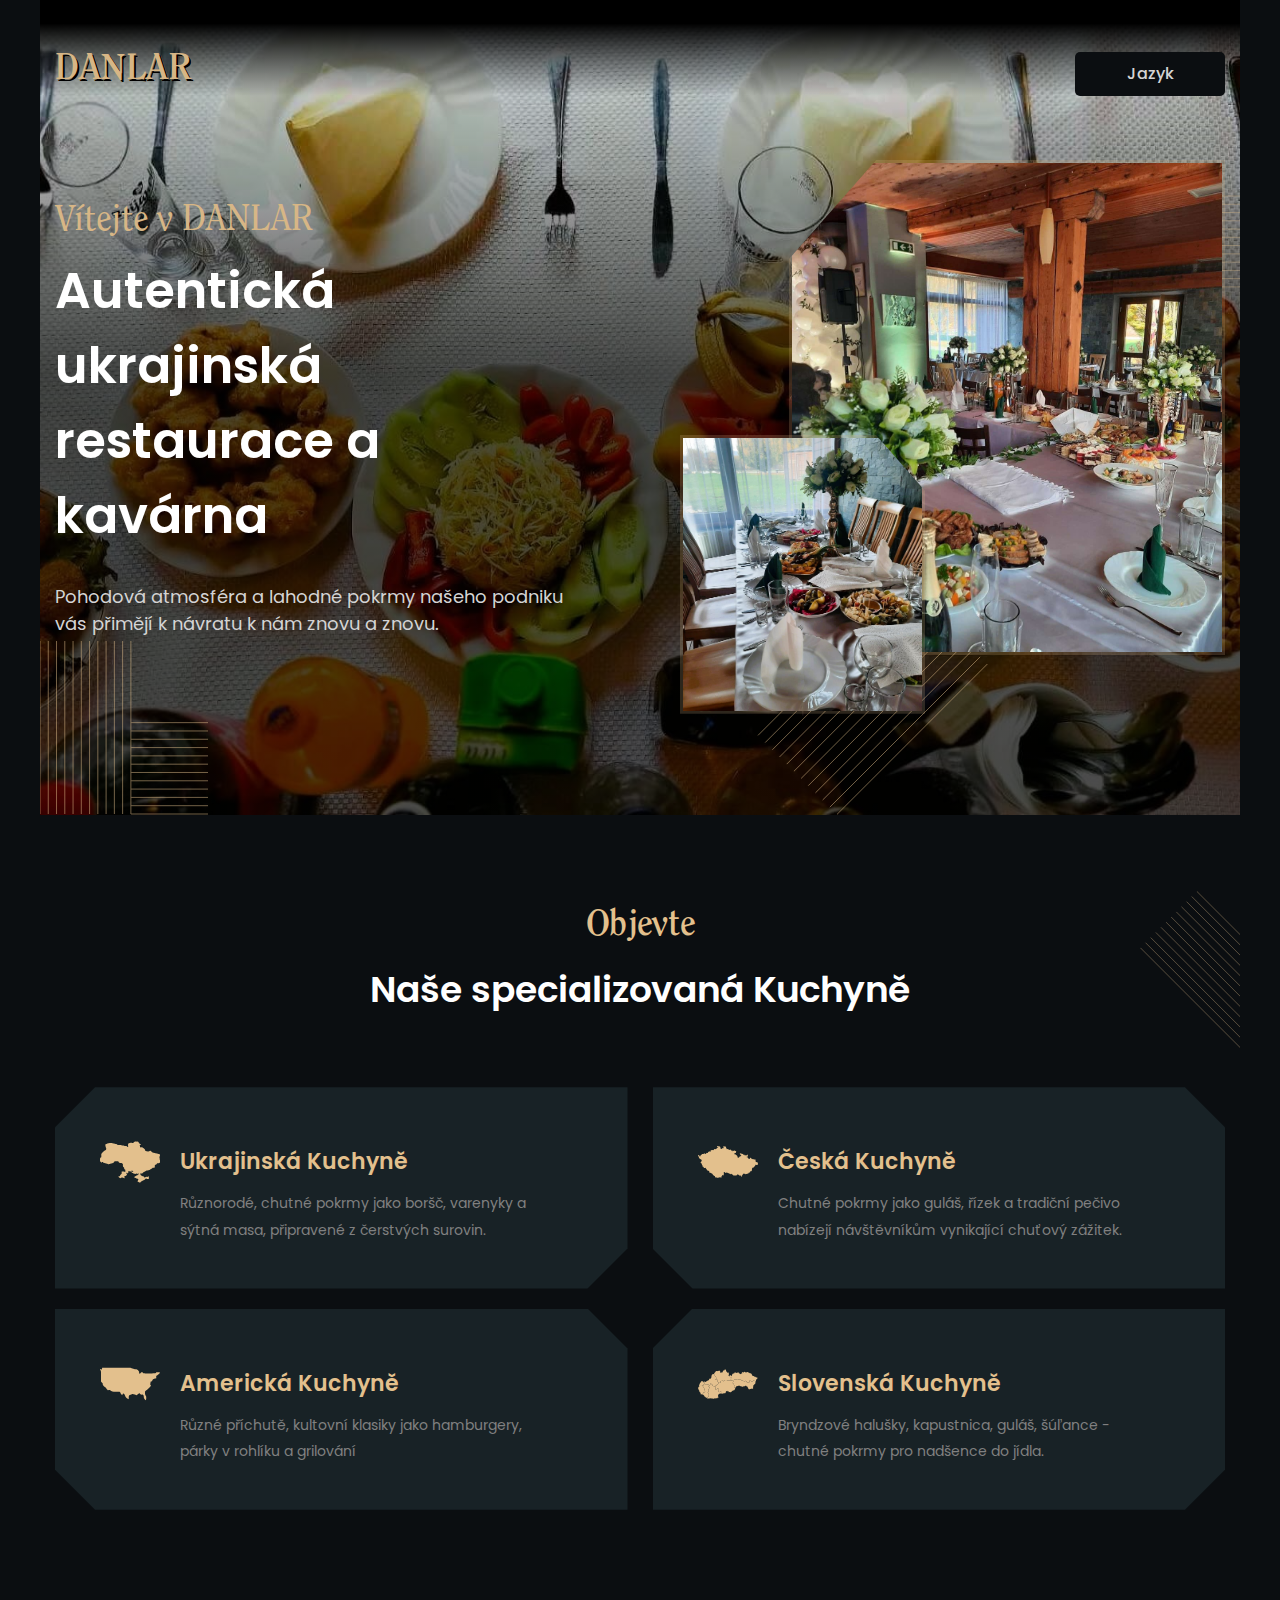
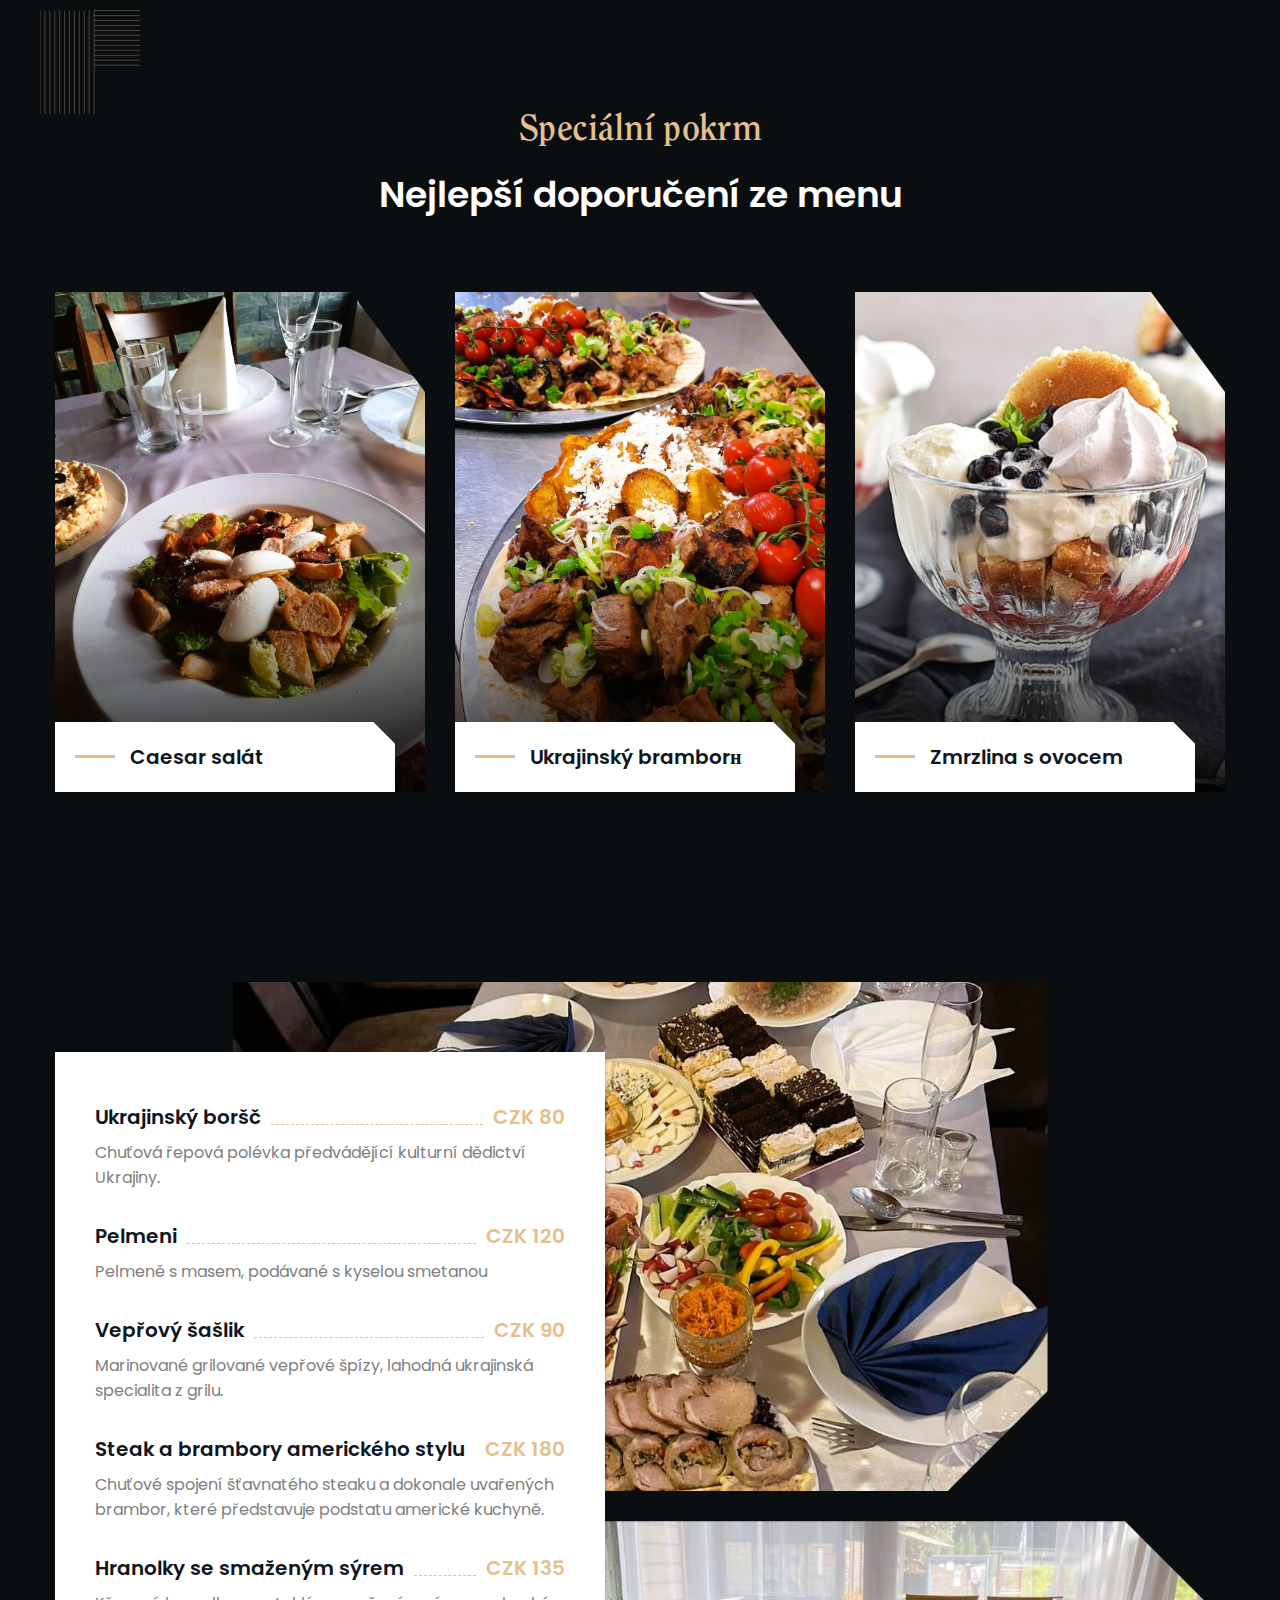
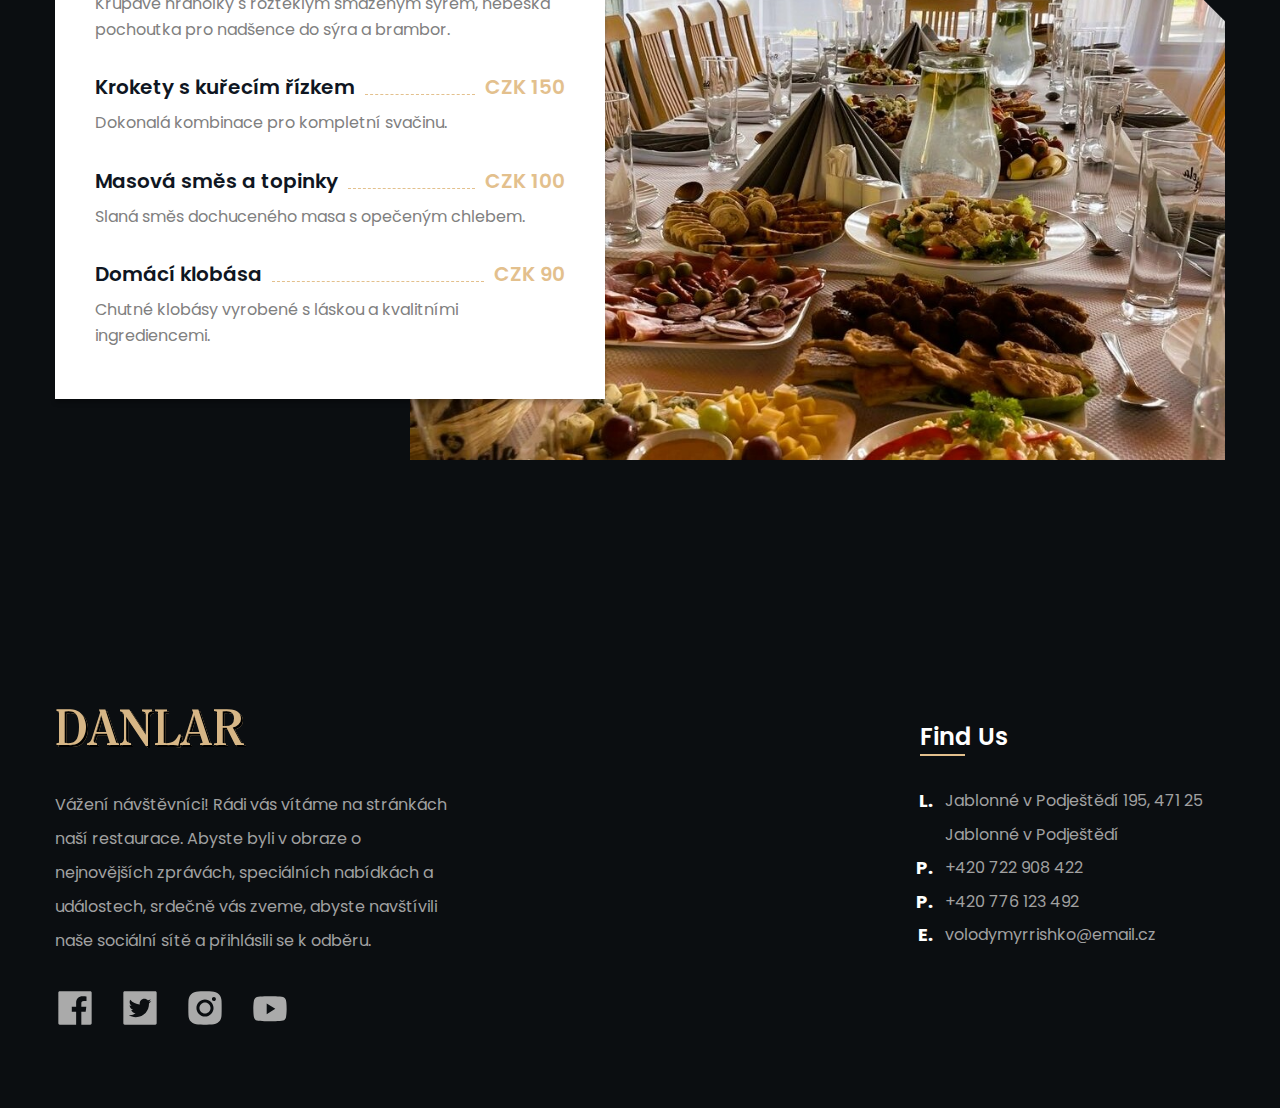
<file: index.html>
<!DOCTYPE html>
<html lang="cz">

<head>
    <meta charset="UTF-8">
    <meta http-equiv="X-UA-Compatible" content="IE=edge">
    <meta name="viewport" content="width=device-width, initial-scale=1.0">
    <title>DANLAR Ukraine cuisine</title>
    <link rel="stylesheet"
        href="https://cdnjs.cloudflare.com/ajax/libs/modern-normalize/1.1.0/modern-normalize.min.css">
    <link rel="preconnect" href="https://fonts.googleapis.com">
    <link rel="preconnect" href="https://fonts.gstatic.com" crossorigin>
    <link href="https://fonts.googleapis.com/css2?family=Poppins:wght@400;600&display=swap" rel="stylesheet">


    <link rel="stylesheet" href="./CSS/main.min.css">
</head>

<body>


    <!-- Cекція header -->
    <header>
        <div class="container header">
            <a href="./index.html" class="header__logo" id="logo">DANLAR</a>

            <nav>
                <div class="nav__language-box">
                    <button type="button" class="nav__button">Jazyk</button>
                    <ul class="nav__list-language">
                        <li class="nav__item-language"><a href="./index.html"
                                class="nav__link-language nav__link-language--current">Česká</a></li>
                        <li class="nav__item-language"><a href="./index-ua.html" class="nav__link-language">Українська</a></li>
                        <li class="nav__item-language"><a href="./index-en.html" class="nav__link-language">English</a></li>
                    </ul>
                </div>
            </nav>
        </div>

    </header>

    <main>

        <!-- Секція hero -->
        <section>
            <div class="hero container">
                <div class="hero__box">
                    <h3 class="hero__title">Vítejte v DANLAR</h3>
                    <h1 class="hero__header">Autentická ukrajinská restaurace a kavárna</h1>
                    <p class="hero__text">Pohodová atmosféra a lahodné pokrmy našeho podniku vás přimějí k návratu k nám znovu a znovu.</p>
                    <a class="hero__link phantom" href="./index-ua.html">VIEW MORE</a>
                </div>
                <div class="hero__box-img">
                    <img src="./img/hero-big-img.jpg" alt="photo hero" class="hero__img-big">
                    <img src="./img/hero-min-img.jpg" alt="photo hero" class="hero__img-small">
                </div>

            </div>




        </section>


        <!-- Cекція hero -->


        <section>

            <div class="discover container">
                <h3 class="discover__title">Objevte</h3>
                <h2 class="discover__header">Naše specializovaná Kuchyně</h2>

                <ul class="discover__list">
                    <li class="discover__item">
                        <svg class="discover__icon" width="60px" height="60px">
                            <use href="./img/symbol-defs.svg#ukraine"></use>
                        </svg>
                        <div class="discover__box">
                            <h4 class="discover__caption">Ukrajinská Kuchyně</h4>
                            <p class="discover__text">Různorodé, chutné pokrmy jako boršč, varenyky a sýtná masa, připravené z čerstvých surovin.</p>
                        </div>
                    </li>
                    <li class="discover__item">
                        <svg class="discover__icon" width="60px" height="60px">
                            <use href="./img/symbol-defs.svg#czech-republic"></use>
                        </svg>
                        <div class="discover__box">
                            <h4 class="discover__caption">Česká Kuchyně</h4>
                            <p class="discover__text">Chutné pokrmy jako guláš, řízek a tradiční pečivo nabízejí návštěvníkům vynikající chuťový zážitek.</p>
                        </div>
                    </li>
                    <li class="discover__item">
                        <svg class="discover__icon" width="60px" height="60px">
                            <use href="./img/symbol-defs.svg#usa"></use>
                        </svg>
                        <div class="discover__box">
                            <h4 class="discover__caption">Americká Kuchyně</h4>
                            <p class="discover__text">Různé příchutě, kultovní klasiky jako hamburgery, párky v rohlíku a grilování</p>
                        </div>
                    </li>
                    <li class="discover__item">
                        <svg class="discover__icon" width="60px" height="60px">
                            <use href="./img/symbol-defs.svg#slovakia"></use>
                        </svg>
                        <div class="discover__box">
                            <h4 class="discover__caption">Slovenská Kuchyně</h4>
                            <p class="discover__text">Bryndzové halušky, kapustnica, guláš, šúľance - chutné pokrmy pro nadšence do jídla.</p>
                        </div>
                    </li>
                </ul>




            </div>






        </section>



        <section>

            <div class="special-dish container">

                <h3 class="special-dish__title">Speciální pokrm</h3>
                <h2 class="special-dish__header">Nejlepší doporučení ze menu</h2>


                <ul class="special-dish__list">
                    <li class="special-dish__item">
                        <img src="./img/appertizer-special-dish.jpg" alt="photo appertizer" class="special-dish__photo">

                        <div class="special-dish__box">

                            <h4 class="special-dish__caption">Caesar salát</h4>


                            <ul class="special-dish__set">
                                <li class="special-dish-set__item">Vařená vejce, krutony</li>
                                <li class="special-dish-set__item">Smažené kuře</li>
                                <li class="special-dish-set__item">Čínské zelí, zálivka</li>
                            </ul>


                            <p class="special-dish__price"><span class="special-dish__price--accent">CZK 220</span> /
                                porce</p>




                        </div>


                    </li>
                    <li class="special-dish__item">
                        <img src="./img/course-special-dish.jpg" alt="photo appertizer" class="special-dish__photo">

                        <div class="special-dish__box">

                            <h4 class="special-dish__caption">Ukrajinský bramborн</h4>


                            <ul class="special-dish__set">
                                <li class="special-dish-set__item">Smažené brambory,</li>
                                <li class="special-dish-set__item">Vepřový šašlik, sýr,</li>
                                <li class="special-dish-set__item">Salát z čerstvé zeleniny</li>

                            </ul>


                            <p class="special-dish__price"><span class="special-dish__price--accent">CZK 300</span> /
                                porce</p>




                        </div>


                    </li>
                    <li class="special-dish__item">
                        <img src="./img/desert-special-dish.jpg" alt="photo appertizer" class="special-dish__photo">

                        <div class="special-dish__box">

                            <h4 class="special-dish__caption">Zmrzlina s ovocem</h4>


                            <ul class="special-dish__set">
                                <li class="special-dish-set__item">Vanilková a ovoce zmrzlina</li>
                                <li class="special-dish-set__item">Čerstvé ovoce, čokolád</li>
                                <li class="special-dish-set__item">Sušenky, marshmallows</li>
                            </ul>


                            <p class="special-dish__price"><span class="special-dish__price--accent">CZK 110</span> /
                                porce</p>




                        </div>


                    </li>
                </ul>




            </div>




        </section>



        <section>
            <div class="special-menu container">

                <h2 class="phantom">Nejlepší menu</h2>

                <ul class="special-menu__list">
                    <li class="special-menu__item">
                        <div class="special-menu__box">
                            <h4 class="special-menu__title">Ukrajinský boršč</h4>
                            <p class="special-menu__price">CZK 80</p>

                        </div>
                        <p class="special-menu__text">Chuťová řepová polévka předvádějící kulturní dědictví Ukrajiny.</p>
                    </li>
                    <li class="special-menu__item">
                        <div class="special-menu__box">
                            <h4 class="special-menu__title">Pelmeni</h4>
                            <p class="special-menu__price">CZK 120</p>

                        </div>
                        <p class="special-menu__text">Pelmeně s masem, podávané s kyselou smetanou</p>
                    </li>
                    <li class="special-menu__item">
                        <div class="special-menu__box">
                            <h4 class="special-menu__title">Vepřový šašlik</h4>
                            <p class="special-menu__price">CZK 90</p>

                        </div>
                        <p class="special-menu__text">Marinované grilované vepřové špízy, lahodná ukrajinská specialita z grilu.</p>
                    </li>
                    <li class="special-menu__item">
                        <div class="special-menu__box">
                            <h4 class="special-menu__title">Steak a brambory amerického stylu</h4>
                            <p class="special-menu__price">CZK 180</p>

                        </div>
                        <p class="special-menu__text">Chuťové spojení šťavnatého steaku a dokonale uvařených brambor, které představuje podstatu americké kuchyně.</p>
                    </li>
                    <li class="special-menu__item">
                        <div class="special-menu__box">
                            <h4 class="special-menu__title">Hranolky se smaženým sýrem</h4>
                            <p class="special-menu__price">CZK 135</p>

                        </div>
                        <p class="special-menu__text">Křupavé hranolky s rozteklým smaženým sýrem, nebeská pochoutka pro nadšence do sýra a brambor.</p>
                    </li>
                    <li class="special-menu__item">
                        <div class="special-menu__box">
                            <h4 class="special-menu__title">Krokety s kuřecím řízkem</h4>
                            <p class="special-menu__price">CZK 150</p>

                        </div>
                        <p class="special-menu__text">Dokonalá kombinace pro kompletní svačinu.</p>
                    </li>
                    <li class="special-menu__item">
                        <div class="special-menu__box">
                            <h4 class="special-menu__title">Masová směs a topinky</h4>
                            <p class="special-menu__price">CZK 100</p>

                        </div>
                        <p class="special-menu__text">Slaná směs dochuceného masa s opečeným chlebem.</p>
                    </li>
                    <li class="special-menu__item">
                        <div class="special-menu__box">
                            <h4 class="special-menu__title">Domácí klobása</h4>
                            <p class="special-menu__price">CZK 90</p>

                        </div>
                        <p class="special-menu__text">Chutné klobásy vyrobené s láskou a kvalitními ingrediencemi.</p>
                    </li>
                </ul>
                <ul class="special-menu__list-photo">
                    <li class="speial=menu__item-photo"><img src="./img/menu-spcial-dish.jpg" alt="Menu"
                            class="special-menu__photo special-menu__photo--first"></li>
                    <li class="speial=menu__item-photo"><img src="./img/menu-special-dish.jpg" alt="Menu"
                            class="special-menu__photo special-menu__photo--second"></li>
                </ul>









            </div>
        </section>







    </main>

    <footer>

        <div class="container">
            <div class="footer">
                <div class="footer__box"><a href="#logo" class="footer__logo">DANLAR</a>
                    <p class="footer__text">Vážení návštěvníci! Rádi vás vítáme na stránkách naší restaurace. Abyste byli v obraze o nejnovějších zprávách, speciálních nabídkách a událostech, srdečně vás zveme, abyste navštívili naše sociální sítě a přihlásili se k odběru.
                    </p>
                    <ul class="footer__social-list">
                        <Li class="footer__social-item"><a href="" class="footer__social-link"><svg width="40px"
                                    height="40px" class="footer__icon">
                                    <use href="./img/symbol-defs.svg#facebook"></use>
                                </svg></a></Li>
                        <Li class="footer__social-item"><a href="" class="footer__social-link"><svg width="40px"
                                    height="40px" class="footer__icon">
                                    <use href="./img/symbol-defs.svg#twitter"></use>
                                </svg></a></Li>
                        <Li class="footer__social-item"><a href="" class="footer__social-link"><svg width="40px"
                                    height="40px" class="footer__icon">
                                    <use href="./img/symbol-defs.svg#instagram"></use>
                                </svg></a></Li>
                        <Li class="footer__social-item"><a href="" class="footer__social-link"><svg width="40px"
                                    height="40px" class="footer__icon">
                                    <use href="./img/symbol-defs.svg#youtube"></use>
                                </svg></a></Li>
                    </ul>
                </div>
                <div class="footer__address">
                    <h2 class="footer__title">Find Us</h2>
                    <address>
                        <ul class="footer__address-list">
                            <li class="footer__address-item"><a href="https://www.google.com/maps/place/Restaurace+DANLAR/@51.3647365,7.0081306,7z/data=!4m10!1m2!2m1!1sdanlar!3m6!1s0x47093f2db58b5997:0x1e94c5dc0636892c!8m2!3d50.7723456!4d14.7632315!15sCgZkYW5sYXKSAQpyZXN0YXVyYW504AEA!16s%2Fg%2F11kp_w0sbn?entry=ttu"
                                    class="footer__address-link" target="_blank"><span
                                        class="footer__address-text">L.</span> Jablonné v Podještědí 195, 471 25 Jablonné v Podještědí</a></li>
                            <li class="footer__address-item"><a href="tel:+420722908422"
                                    class="footer__address-link"><span class="footer__address-text">P.</span> +420 722
                                    908 422</a></li>
                            <li class="footer__address-item"><a href="tel:+420776123492"
                                    class="footer__address-link"><span class="footer__address-text">P.</span> +420 776
                                    123 492</a></li>
                            <li class="footer__address-item"><a href="mailto:volodymyrrishko@email.cz"
                                    class="footer__address-link"><span class="footer__address-text">E.</span>
                                    volodymyrrishko@email.cz</a></li>
                        </ul>
                    </address>
                </div>
            </div>
        </div>
    </footer>


    <script defer src="./js/script-language.js"></script>

</body>

</html>
</file>
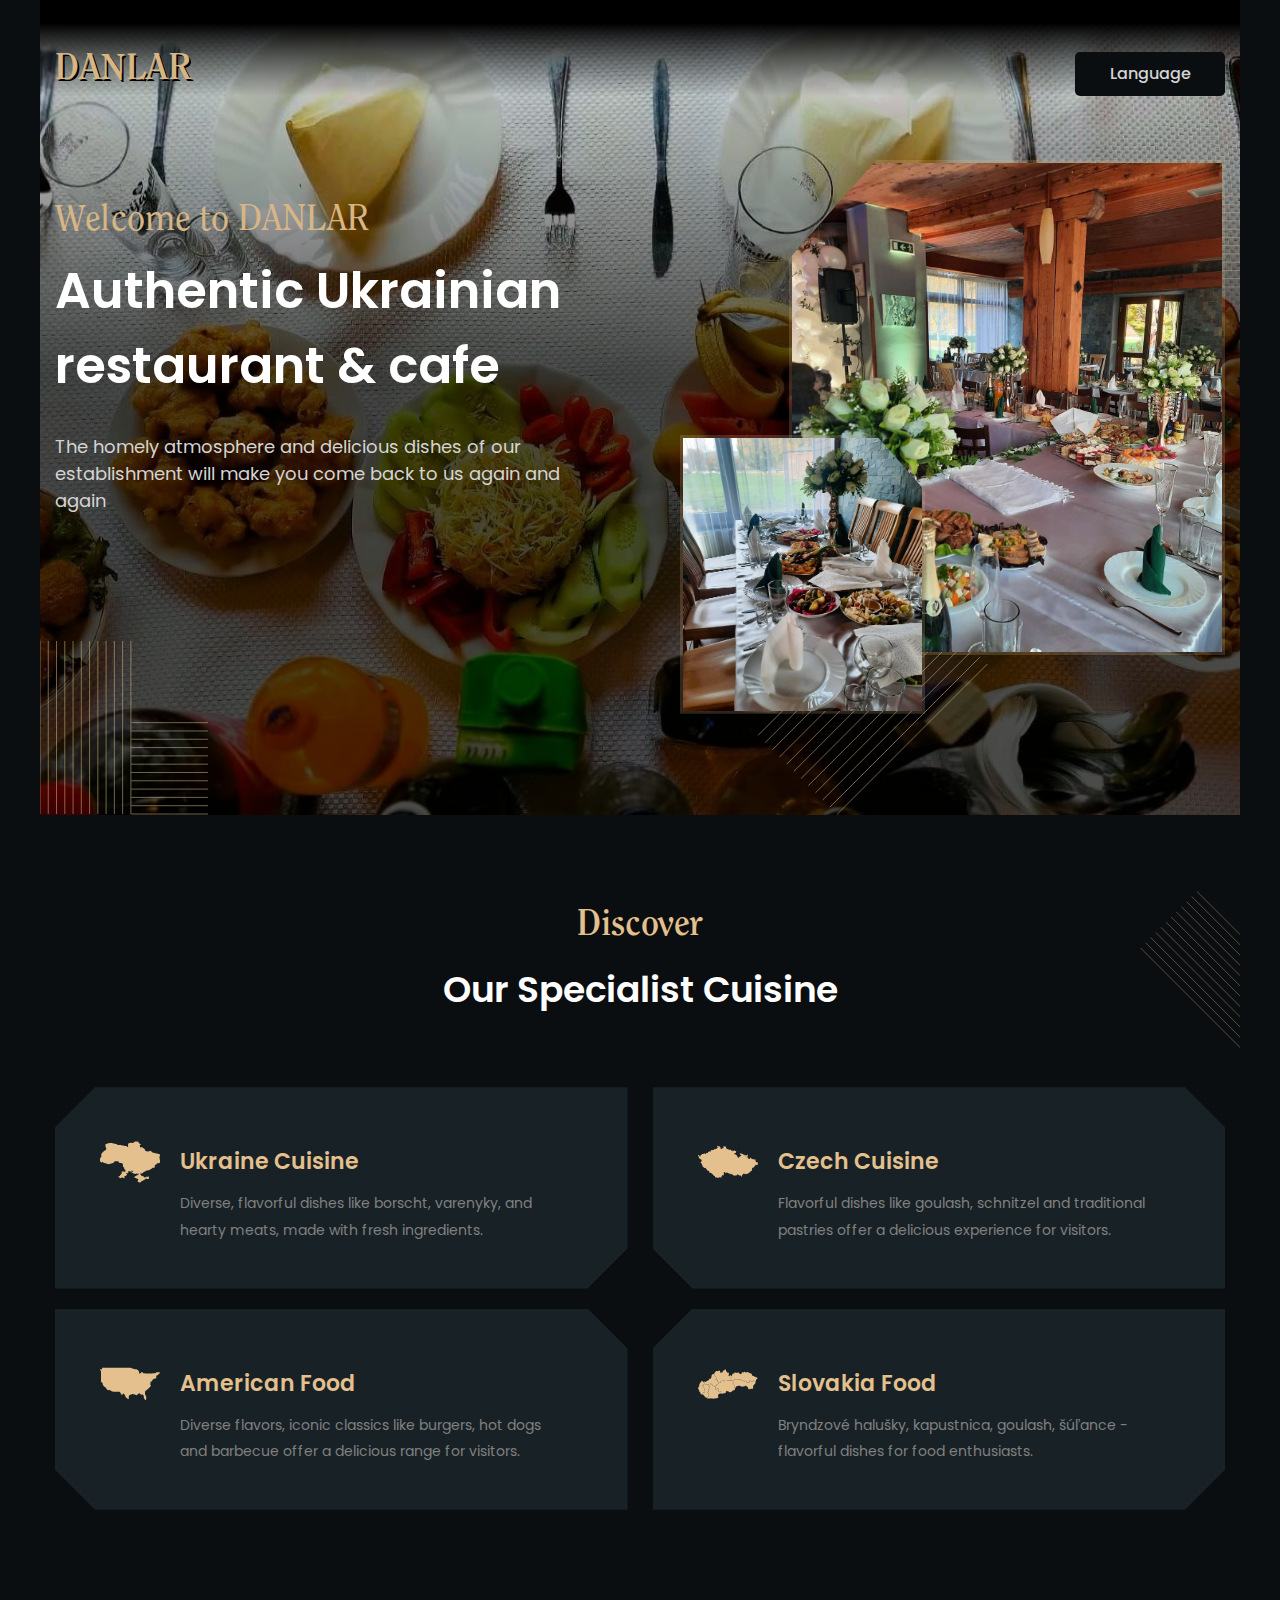
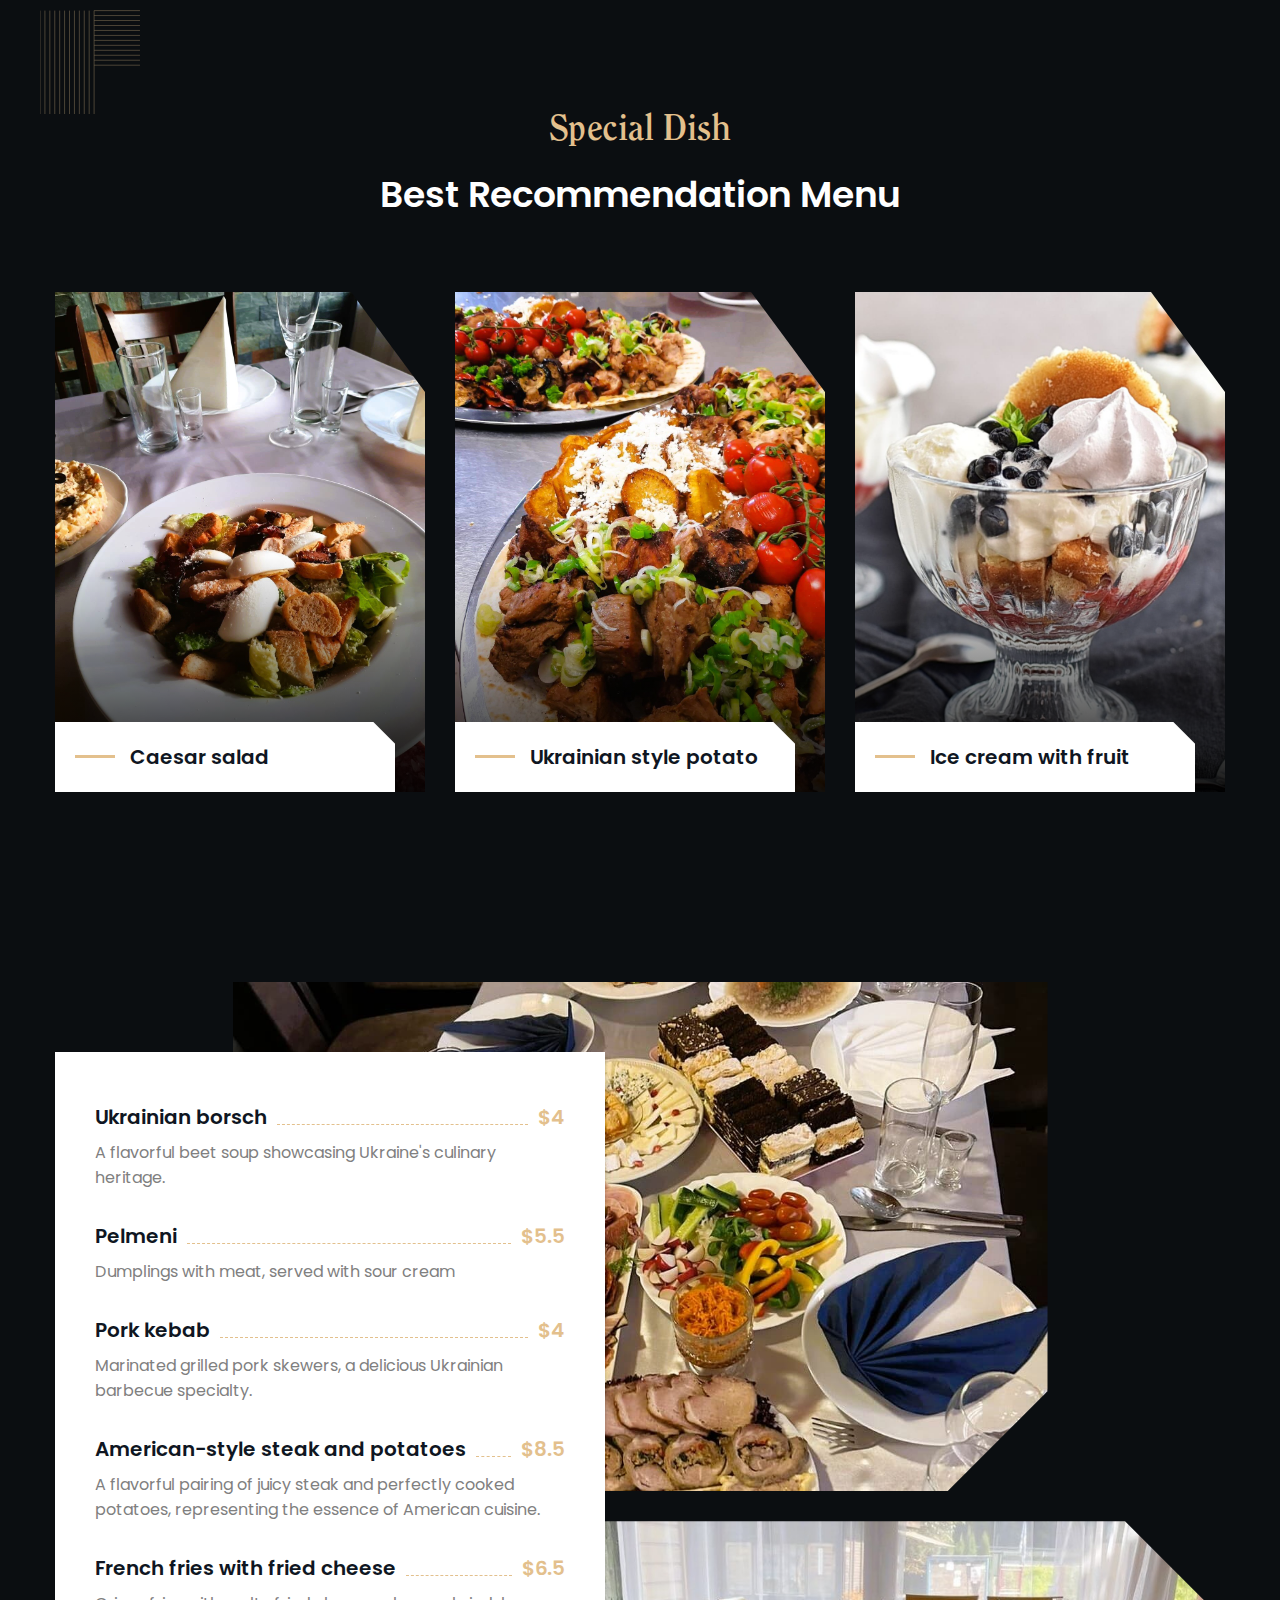
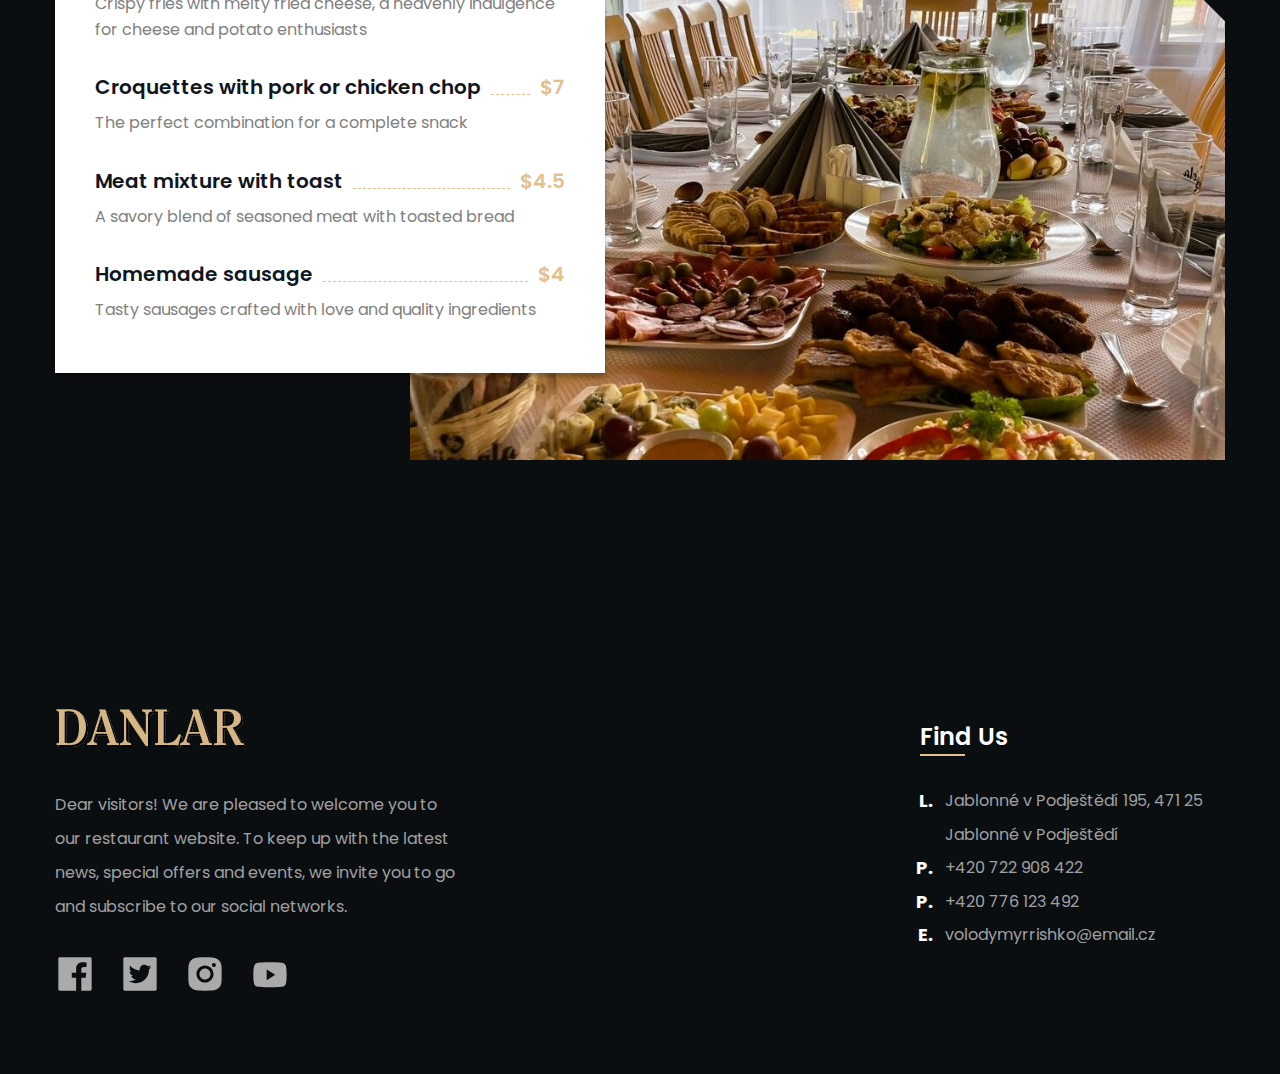
<file: index-en.html>
<!DOCTYPE html>
<html lang="en">
<head>
    <meta charset="UTF-8">
    <meta http-equiv="X-UA-Compatible" content="IE=edge">
    <meta name="viewport" content="width=device-width, initial-scale=1.0">
    <title>DANLAR Ukraine cuisine</title>
    <link rel="stylesheet" href="https://cdnjs.cloudflare.com/ajax/libs/modern-normalize/1.1.0/modern-normalize.min.css">
    <link rel="preconnect" href="https://fonts.googleapis.com">
    <link rel="preconnect" href="https://fonts.gstatic.com" crossorigin>
    <link href="https://fonts.googleapis.com/css2?family=Poppins:wght@400;600&display=swap" rel="stylesheet">


    <link rel="stylesheet" href="./CSS/main.min.css">
</head>
<body>


    <!-- Cекція header -->
    <header>
        <div class="container header">
            <a href="./index-en.html" class="header__logo" id="logo">DANLAR</a>
        
            <nav>
                <div class="nav__language-box">
                    <button type="button" class="nav__button">Language</button>
                    <ul class="nav__list-language">
                    <li class="nav__item-language"><a href="./index-en.html"
                            class="nav__link-language nav__link-language--current">English</a></li>
                    <li class="nav__item-language"><a href="./index.html" class="nav__link-language">Česká</a></li>
                    <li class="nav__item-language"><a href="./index-ua.html" class="nav__link-language">Українська</a></li>
                </ul>
                </div>
            </nav>
        </div>

    </header>

    <main>

        <!-- Секція hero -->
        <section>
                <div class="hero container">
                <div class="hero__box">
                    <h3 class="hero__title">Welcome to DANLAR</h3>
                    <h1 class="hero__header">Authentic Ukrainian restaurant & cafe</h1>
                    <p class="hero__text">The homely atmosphere and delicious dishes of our establishment will make you come back to us again and again</p>
                <a class="hero__link phantom" href="./index-ua.html">VIEW MORE</a>
                </div>
                <div class="hero__box-img">
                    <img src="./img/hero-big-img.jpg" alt="photo hero" class="hero__img-big">
                    <img src="./img/hero-min-img.jpg" alt="photo hero" class="hero__img-small">
                </div>

                </div>




        </section>


        <!-- Cекція hero -->


        <section>

            <div class="discover container">
                <h3 class="discover__title">Discover</h3>
                <h2 class="discover__header">Our Specialist Cuisine</h2>

              <ul class="discover__list">
                <li class="discover__item">
                    <svg class="discover__icon" width="60px" height="60px"><use href="./img/symbol-defs.svg#ukraine"></use></svg>
                    <div class="discover__box"><h4 class="discover__caption">Ukraine Cuisine</h4>
                    <p class="discover__text">Diverse, flavorful dishes like borscht, varenyky, and hearty meats, made with fresh ingredients.</p></div>
                </li>
                <li class="discover__item">
                    <svg class="discover__icon" width="60px" height="60px"><use href="./img/symbol-defs.svg#czech-republic"></use></svg>
                    <div class="discover__box"><h4 class="discover__caption">Czech Cuisine</h4>
                    <p class="discover__text">Flavorful dishes like goulash, schnitzel and traditional pastries offer a delicious experience for visitors.</p></div>
                </li>
                <li class="discover__item">
                    <svg class="discover__icon" width="60px" height="60px"><use href="./img/symbol-defs.svg#usa"></use></svg>
                    <div class="discover__box"><h4 class="discover__caption">American Food</h4>
                    <p class="discover__text">Diverse flavors, iconic classics like burgers, hot dogs and barbecue offer a delicious range for visitors.</p></div>
                </li>
                <li class="discover__item">
                    <svg class="discover__icon" width="60px" height="60px"><use href="./img/symbol-defs.svg#slovakia"></use></svg>
                    <div class="discover__box"><h4 class="discover__caption">Slovakia Food</h4>
                    <p class="discover__text">Bryndzové halušky, kapustnica, goulash, šúľance - flavorful dishes for food enthusiasts.</p></div>
                </li>
              </ul>




            </div>






        </section>



        <section>

            <div class="special-dish container">

                <h3 class="special-dish__title">Special Dish</h3>
                <h2 class="special-dish__header">Best Recommendation Menu</h2>


                <ul class="special-dish__list">
                    <li class="special-dish__item">
                        <img src="./img/appertizer-special-dish.jpg" alt="photo appertizer" class="special-dish__photo">

                        <div class="special-dish__box">

                            <h4 class="special-dish__caption">Caesar salad</h4>


                            <ul class="special-dish__set">
                                <li class="special-dish-set__item">Boiled eggs, croutons</li>
                                <li class="special-dish-set__item">fried chicken,</li>
                                <li class="special-dish-set__item">chinese cabbage, dressing</li>
                            </ul>


                            <p class="special-dish__price"><span class="special-dish__price--accent">&#36;10</span> / portion</p>




                        </div>
                    
                    
                    </li>
                    <li class="special-dish__item">
                        <img src="./img/course-special-dish.jpg" alt="photo appertizer" class="special-dish__photo">
                    
                        <div class="special-dish__box">
                    
                            <h4 class="special-dish__caption">Ukrainian style potato</h4>
                    
                    
                            <ul class="special-dish__set">
                                <li class="special-dish-set__item">Fried Potatoes,</li>
                                <li class="special-dish-set__item">pork kebab, cheese,</li>
                                <li class="special-dish-set__item">fresh vegetable salad</li>

                            </ul>
                    
                    
                            <p class="special-dish__price"><span class="special-dish__price--accent">&#36;14</span> / portion</p>
                    
                    
                    
                    
                        </div>
                    
                    
                    </li>
                    <li class="special-dish__item">
                        <img src="./img/desert-special-dish.jpg" alt="photo appertizer" class="special-dish__photo">
                    
                        <div class="special-dish__box">
                    
                            <h4 class="special-dish__caption">Ice cream with fruit</h4>
                    
                    
                            <ul class="special-dish__set">
                                <li class="special-dish-set__item">Vanilla and fruit ice cream</li>
                                <li class="special-dish-set__item">fresh fruits, chocolate</li>
                                <li class="special-dish-set__item">cookies, marshmallows</li>
                            </ul>
                    
                    
                            <p class="special-dish__price"><span class="special-dish__price--accent">&#36;5</span> / portion</p>
                    
                    
                    
                    
                        </div>
                    
                    
                    </li>
                </ul>




            </div>




        </section>



        <section>
            <div class="special-menu container">

            <h2 class="phantom">Best menu</h2>
        
            <ul class="special-menu__list">
                <li class="special-menu__item">
                    <div class="special-menu__box">
                        <h4 class="special-menu__title">Ukrainian borsch</h4>
                        <p class="special-menu__price">&#36;4</p>
        
                    </div>
                    <p class="special-menu__text">A flavorful beet soup showcasing Ukraine's culinary heritage.</p>
                </li>
                <li class="special-menu__item">
                    <div class="special-menu__box">
                        <h4 class="special-menu__title">Pelmeni</h4>
                        <p class="special-menu__price">&#36;5.5</p>
        
                    </div>
                    <p class="special-menu__text">Dumplings with meat, served with sour cream</p>
                </li>
                <li class="special-menu__item">
                    <div class="special-menu__box">
                        <h4 class="special-menu__title">Pork kebab</h4>
                        <p class="special-menu__price">&#36;4</p>
        
                    </div>
                    <p class="special-menu__text">Marinated grilled pork skewers, a delicious Ukrainian barbecue specialty.</p>
                </li>
                <li class="special-menu__item">
                    <div class="special-menu__box">
                        <h4 class="special-menu__title">American-style steak and potatoes</h4>
                        <p class="special-menu__price">&#36;8.5</p>
        
                    </div>
                    <p class="special-menu__text">A flavorful pairing of juicy steak and perfectly cooked potatoes, representing the essence of American cuisine.</p>
                </li>
                <li class="special-menu__item">
                    <div class="special-menu__box">
                        <h4 class="special-menu__title">French fries with fried cheese</h4>
                        <p class="special-menu__price">&#36;6.5</p>
        
                    </div>
                    <p class="special-menu__text">Crispy fries with melty fried cheese, a heavenly indulgence for cheese and potato enthusiasts</p>
                </li>
                <li class="special-menu__item">
                    <div class="special-menu__box">
                        <h4 class="special-menu__title">Croquettes with pork or chicken chop</h4>
                        <p class="special-menu__price">&#36;7</p>
                
                    </div>
                    <p class="special-menu__text">The perfect combination for a complete snack</p>
                </li>
                <li class="special-menu__item">
                    <div class="special-menu__box">
                        <h4 class="special-menu__title">Meat mixture with toast</h4>
                        <p class="special-menu__price">&#36;4.5</p>
                
                    </div>
                    <p class="special-menu__text">A savory blend of seasoned meat with toasted bread</p>
                </li>
                <li class="special-menu__item">
                    <div class="special-menu__box">
                        <h4 class="special-menu__title">Homemade sausage</h4>
                        <p class="special-menu__price">&#36;4</p>
                
                    </div>
                    <p class="special-menu__text">Tasty sausages crafted with love and quality ingredients</p>
                </li>
            </ul>
            <ul class="special-menu__list-photo">
                <li class="speial=menu__item-photo"><img src="./img/menu-spcial-dish.jpg" alt="Menu" class="special-menu__photo special-menu__photo--first"></li>
                <li class="speial=menu__item-photo"><img src="./img/menu-special-dish.jpg" alt="Menu" class="special-menu__photo special-menu__photo--second"></li>
            </ul>
        
        
        
        
        
        
        
        
        
        </div>
    </section>



        



    </main>

    <footer>

        <div class="container"><div class="footer">
            <div class="footer__box"><a href="#logo" class="footer__logo">DANLAR</a>
            <p class="footer__text">Dear visitors! We are pleased to welcome you to our restaurant website. To keep up with the latest news, special offers and events, we
            invite you to go and subscribe to our social networks.
            </p>
            <ul class="footer__social-list">
                <Li class="footer__social-item"><a href="https://www.facebook.com/danlar.cz" class="footer__social-link" target="_blank"><svg width="40px" height="40px"
                            class="footer__icon">
                            <use href="./img/symbol-defs.svg#facebook"></use>
                        </svg></a></Li>
                <Li class="footer__social-item"><a href="" class="footer__social-link" target="_blank"><svg width="40px" height="40px"
                            class="footer__icon">
                            <use href="./img/symbol-defs.svg#twitter"></use>
                        </svg></a></Li>
                <Li class="footer__social-item"><a href="https://www.instagram.com/danlar.cz" class="footer__social-link" target="_blank"><svg width="40px" height="40px"
                            class="footer__icon">
                            <use href="./img/symbol-defs.svg#instagram"></use>
                        </svg></a></Li>
                <Li class="footer__social-item"><a href="" class="footer__social-link" target="_blank"><svg width="40px" height="40px"
                            class="footer__icon">
                            <use href="./img/symbol-defs.svg#youtube"></use>
                        </svg></a></Li>
            </ul></div>
            <div class="footer__address"><h2 class="footer__title">Find Us</h2>
            <address>
                <ul class="footer__address-list">
                    <li class="footer__address-item"><a href="https://www.google.com/maps/place/Restaurace+DANLAR/@51.3647365,7.0081306,7z/data=!4m10!1m2!2m1!1sdanlar!3m6!1s0x47093f2db58b5997:0x1e94c5dc0636892c!8m2!3d50.7723456!4d14.7632315!15sCgZkYW5sYXKSAQpyZXN0YXVyYW504AEA!16s%2Fg%2F11kp_w0sbn?entry=ttu" class="footer__address-link" target="_blank"><span class="footer__address-text">L.</span> Jablonné v Podještědí 195, 471 25
                    Jablonné v Podještědí</a></li>
                    <li class="footer__address-item"><a href="tel:+420722908422" class="footer__address-link"><span class="footer__address-text">P.</span> +420 722 908 422</a></li>
                    <li class="footer__address-item"><a href="tel:+420776123492" class="footer__address-link"><span
                                class="footer__address-text">P.</span> +420 776 123 492</a></li>
                    <li class="footer__address-item"><a href="mailto:volodymyrrishko@email.cz"
                            class="footer__address-link"><span class="footer__address-text">E.</span> volodymyrrishko@email.cz</a></li>
                </ul>
            </address></div>
</div></div>
    </footer>

    <script defer src="./js/script-language.js"></script>


</body>
</html>
</file>
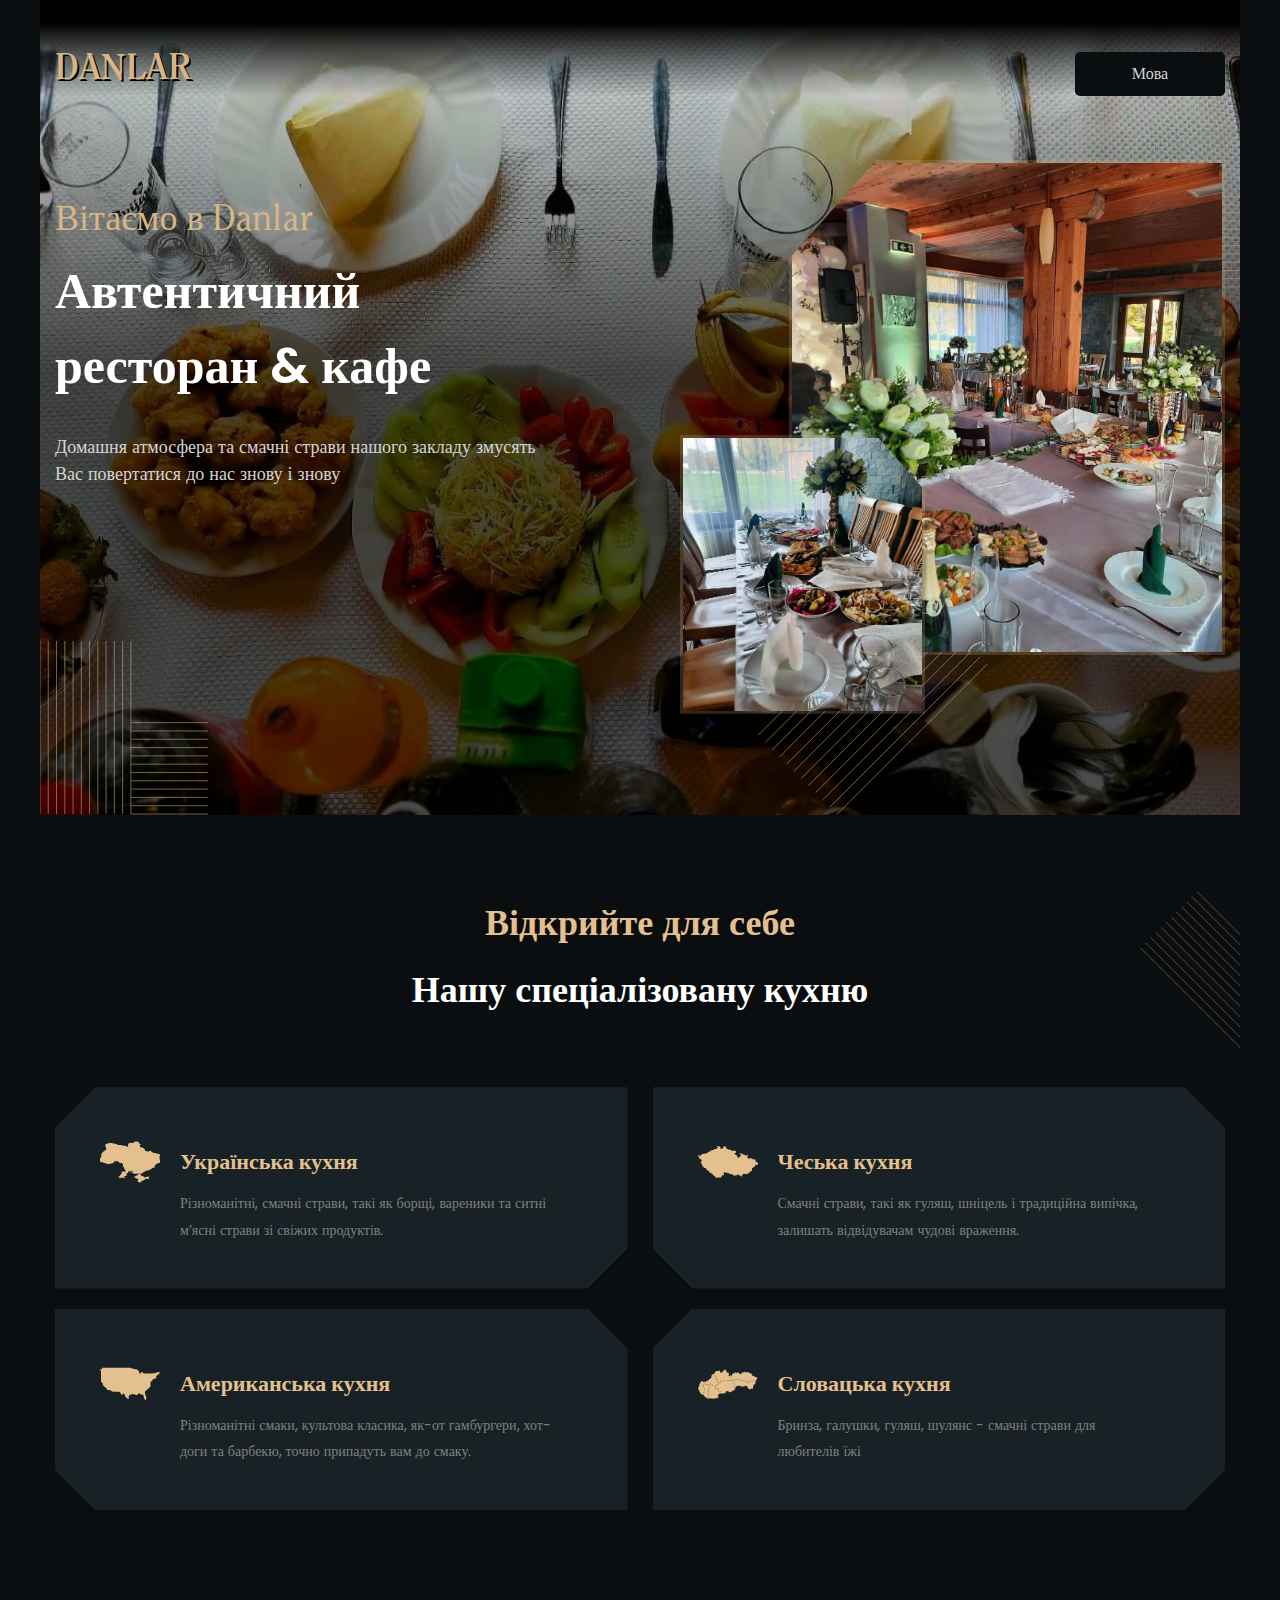
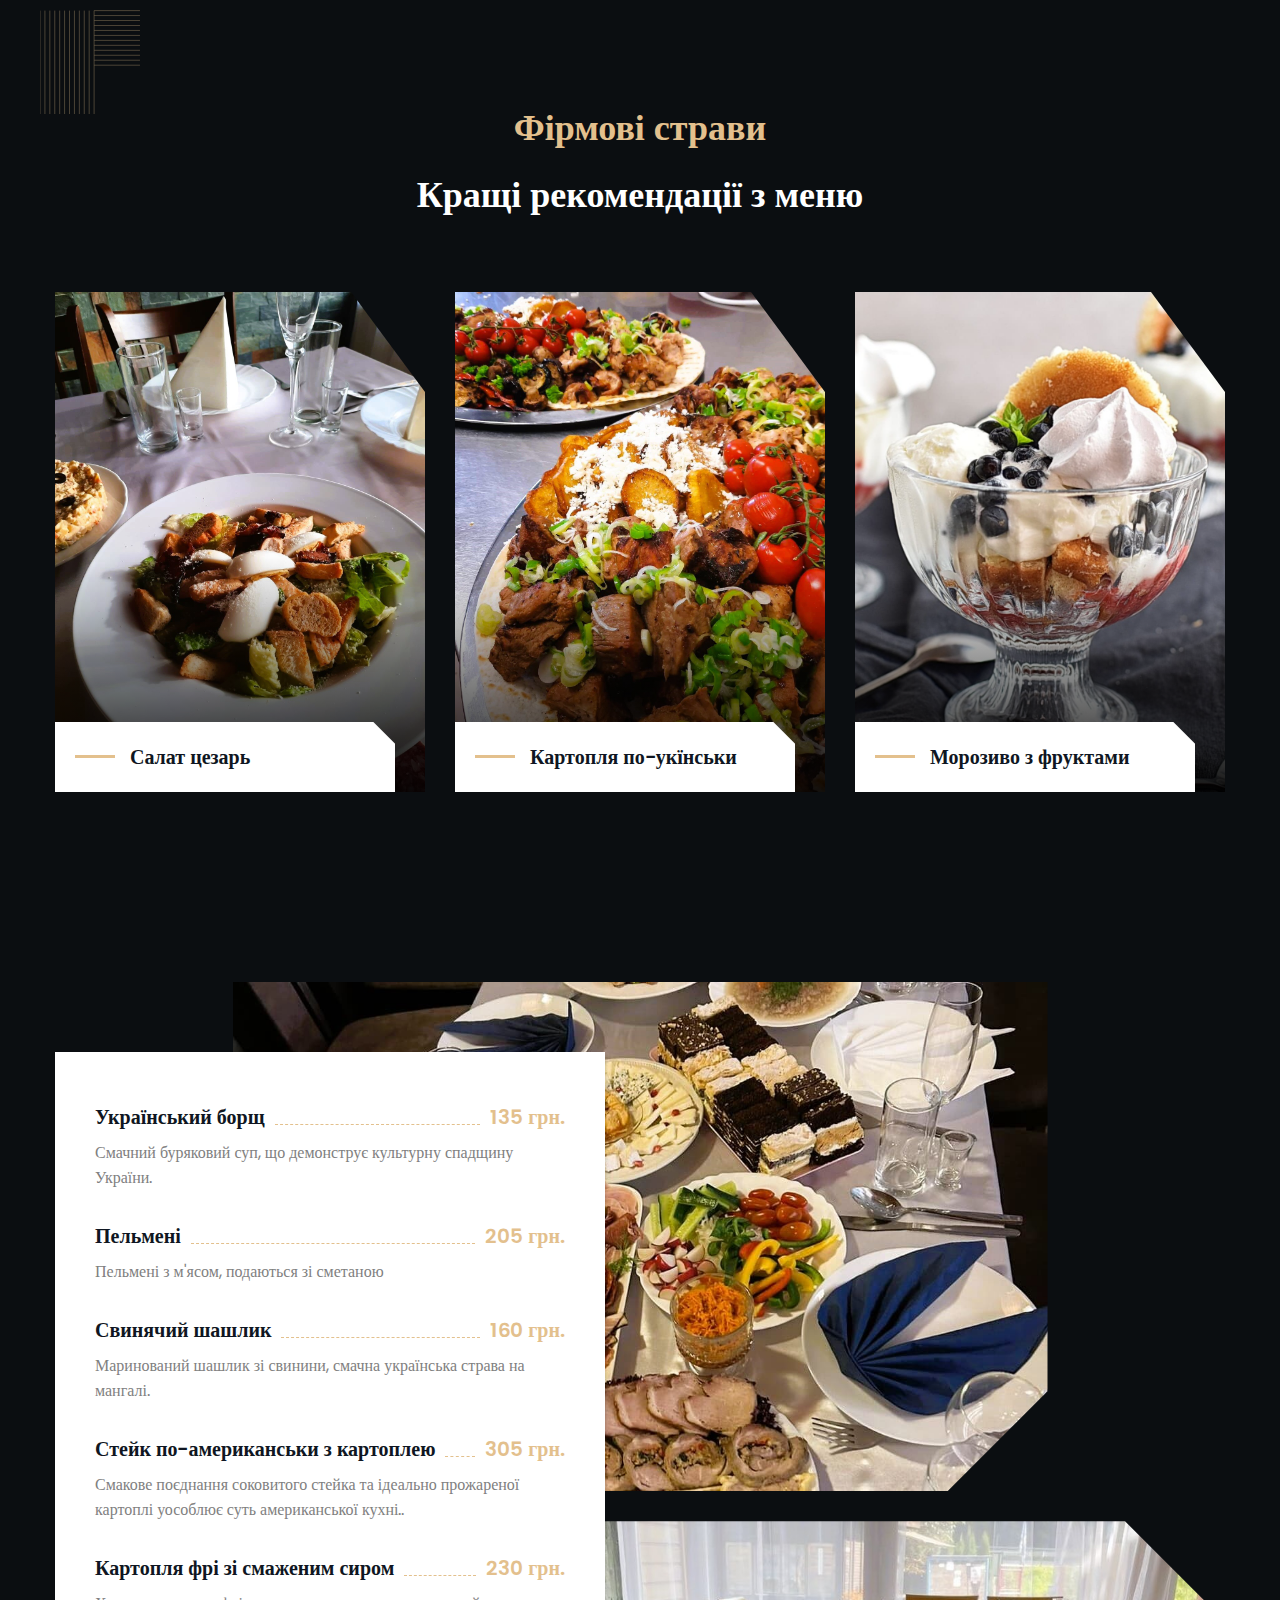
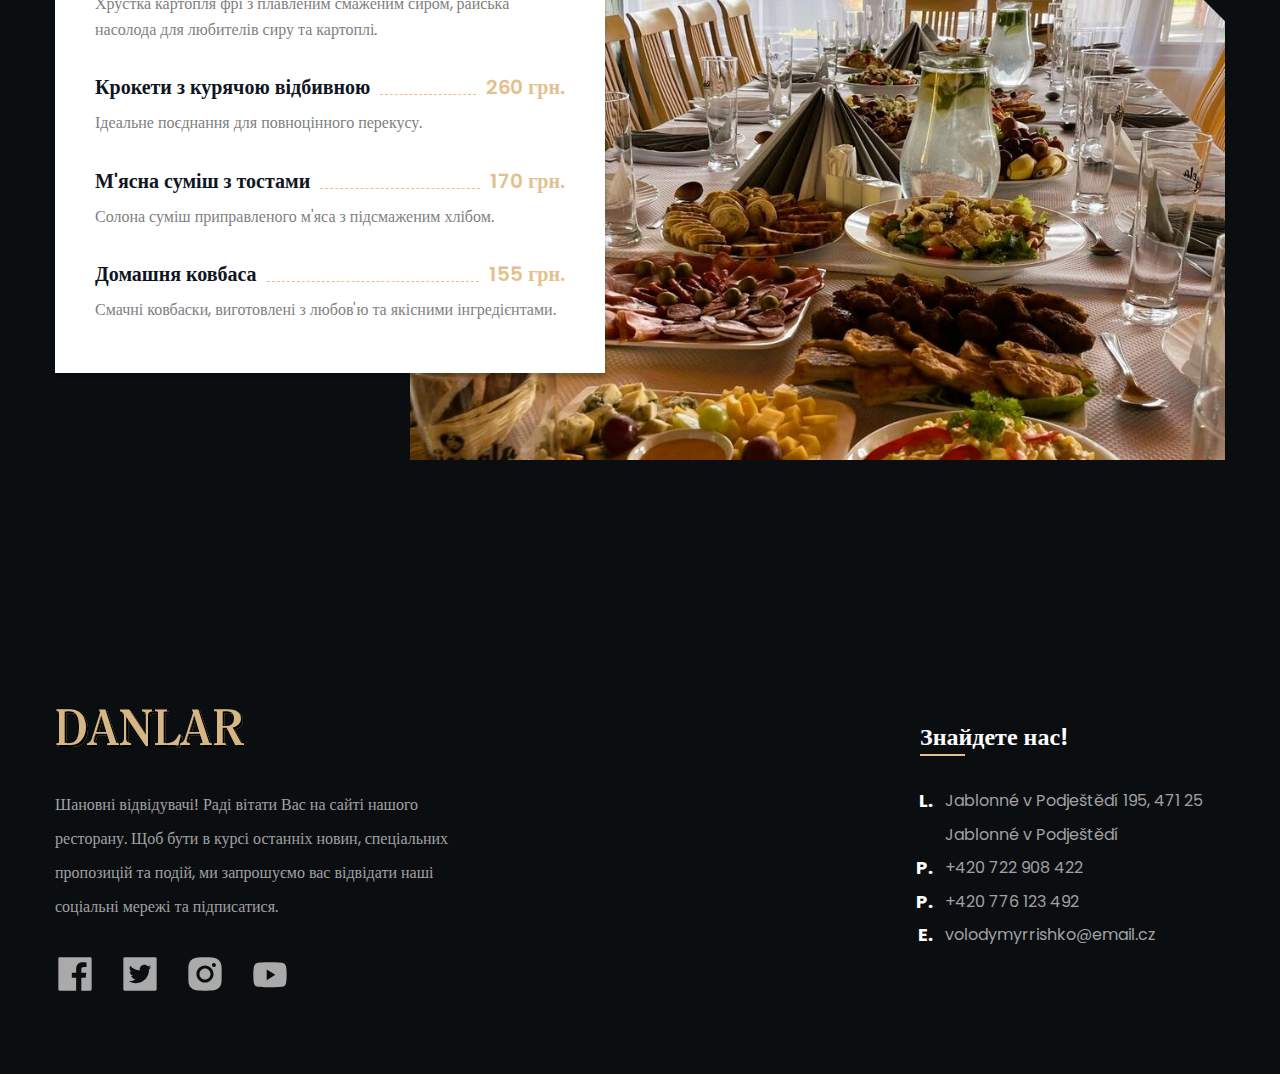
<file: index-ua.html>
<!DOCTYPE html>
<html lang="uk-UA">

<head>
    <meta charset="UTF-8">
    <meta http-equiv="X-UA-Compatible" content="IE=edge">
    <meta name="viewport" content="width=device-width, initial-scale=1.0">
    <title>DANLAR Ukraine cuisine</title>
    <link rel="stylesheet"
        href="https://cdnjs.cloudflare.com/ajax/libs/modern-normalize/1.1.0/modern-normalize.min.css">
    <link rel="preconnect" href="https://fonts.googleapis.com">
    <link rel="preconnect" href="https://fonts.gstatic.com" crossorigin>
    <link href="https://fonts.googleapis.com/css2?family=Poppins:wght@400;600&display=swap" rel="stylesheet">


    <link rel="stylesheet" href="./CSS/main.min.css">
</head>

<body>


    <!-- Cекція header -->
    <header>
        <div class="container header">
            <a href="./index.html" class="header__logo" id="logo">DANLAR</a>

            <nav>
                <div class="nav__language-box">
                    <button type="button" class="nav__button">Мова</button>
                    <ul class="nav__list-language">
                        <li class="nav__item-language"><a href="./index-ua.html"
                                class="nav__link-language nav__link-language--current">Українська</a></li>
                        <li class="nav__item-language"><a href="./index.html"
                                class="nav__link-language">Česká</a></li>
                        <li class="nav__item-language"><a href="./index-en.html" class="nav__link-language">English</a>
                        </li>
                    </ul>
                </div>
            </nav>
        </div>

    </header>

    <main>

        <!-- Секція hero -->
        <section>
            <div class="hero container">
                <div class="hero__box">
                    <h3 class="hero__title">Вітаємо в Danlar</h3>
                    <h1 class="hero__header">Автентичний ресторан & кафе</h1>
                    <p class="hero__text">Домашня атмосфера та смачні страви нашого закладу змусять Вас повертатися до нас знову і знову</p>
                    <a class="hero__link phantom" href="./index-ua.html">VIEW MORE</a>
                </div>
                <div class="hero__box-img">
                    <img src="./img/hero-big-img.jpg" alt="photo hero" class="hero__img-big">
                    <img src="./img/hero-min-img.jpg" alt="photo hero" class="hero__img-small">
                </div>

            </div>




        </section>


        <!-- Cекція hero -->


        <section>

            <div class="discover container">
                <h3 class="discover__title">Відкрийте для себе</h3>
                <h2 class="discover__header">Нашу спеціалізовану кухню</h2>

                <ul class="discover__list">
                    <li class="discover__item">
                        <svg class="discover__icon" width="60px" height="60px">
                            <use href="./img/symbol-defs.svg#ukraine"></use>
                        </svg>
                        <div class="discover__box">
                            <h4 class="discover__caption">Українська кухня</h4>
                            <p class="discover__text">Різноманітні, смачні страви, такі як борщі, вареники та ситні м’ясні страви зі свіжих продуктів.</p>
                        </div>
                    </li>
                    <li class="discover__item">
                        <svg class="discover__icon" width="60px" height="60px">
                            <use href="./img/symbol-defs.svg#czech-republic"></use>
                        </svg>
                        <div class="discover__box">
                            <h4 class="discover__caption">Чеська кухня</h4>
                            <p class="discover__text">Смачні страви, такі як гуляш, шніцель і традиційна випічка, залишать відвідувачам чудові враження.</p>
                        </div>
                    </li>
                    <li class="discover__item">
                        <svg class="discover__icon" width="60px" height="60px">
                            <use href="./img/symbol-defs.svg#usa"></use>
                        </svg>
                        <div class="discover__box">
                            <h4 class="discover__caption">Американська кухня</h4>
                            <p class="discover__text">Різноманітні смаки, культова класика, як-от гамбургери, хот-доги та барбекю, точно припадуть вам до смаку.</p>
                        </div>
                    </li>
                    <li class="discover__item">
                        <svg class="discover__icon" width="60px" height="60px">
                            <use href="./img/symbol-defs.svg#slovakia"></use>
                        </svg>
                        <div class="discover__box">
                            <h4 class="discover__caption">Словацька кухня</h4>
                            <p class="discover__text">Бринза, галушки, гуляш, шулянс - смачні страви для любителів їжі</p>
                        </div>
                    </li>
                </ul>




            </div>






        </section>



        <section>

            <div class="special-dish container">

                <h3 class="special-dish__title">Фірмові страви</h3>
                <h2 class="special-dish__header">Кращі рекомендації з меню</h2>


                <ul class="special-dish__list">
                    <li class="special-dish__item">
                        <img src="./img/appertizer-special-dish.jpg" alt="photo appertizer" class="special-dish__photo">

                        <div class="special-dish__box">

                            <h4 class="special-dish__caption">Салат цезарь</h4>


                            <ul class="special-dish__set">
                                <li class="special-dish-set__item">Зварені в круту,</li>
                                <li class="special-dish-set__item">Смажена курятина,</li>
                                <li class="special-dish-set__item">Пекінська капуста & заправка.</li>
                            </ul>


                            <p class="special-dish__price"><span class="special-dish__price--accent">375 грн.</span> /
                                порція</p>




                        </div>


                    </li>
                    <li class="special-dish__item">
                        <img src="./img/course-special-dish.jpg" alt="photo appertizer" class="special-dish__photo">

                        <div class="special-dish__box">

                            <h4 class="special-dish__caption">Картопля по-укїнськи</h4>


                            <ul class="special-dish__set">
                                <li class="special-dish-set__item">Смажена картопля,</li>
                                <li class="special-dish-set__item">Свинячий шашлик & сир,</li>
                                <li class="special-dish-set__item">Салат з свіжих овочів</li>

                            </ul>


                            <p class="special-dish__price"><span class="special-dish__price--accent">510 грн.</span> /
                                порція</p>




                        </div>


                    </li>
                    <li class="special-dish__item">
                        <img src="./img/desert-special-dish.jpg" alt="photo appertizer" class="special-dish__photo">

                        <div class="special-dish__box">

                            <h4 class="special-dish__caption">Морозиво з фруктами</h4>


                            <ul class="special-dish__set">
                                <li class="special-dish-set__item">Ванільне і фруктове морозиво</li>
                                <li class="special-dish-set__item">Свіжі овочі, шоколад</li>
                                <li class="special-dish-set__item">Печиво, зефір</li>
                            </ul>


                            <p class="special-dish__price"><span class="special-dish__price--accent">190 грн.</span> /
                                порція</p>




                        </div>


                    </li>
                </ul>




            </div>




        </section>



        <section>
            <div class="special-menu container">

                <h2 class="phantom">Найкраще з меню</h2>

                <ul class="special-menu__list">
                    <li class="special-menu__item">
                        <div class="special-menu__box">
                            <h4 class="special-menu__title">Український борщ</h4>
                            <p class="special-menu__price">135 грн.</p>

                        </div>
                        <p class="special-menu__text">Смачний буряковий суп, що демонструє культурну спадщину України.
                        </p>
                    </li>
                    <li class="special-menu__item">
                        <div class="special-menu__box">
                            <h4 class="special-menu__title">Пельмені</h4>
                            <p class="special-menu__price">205 грн.</p>

                        </div>
                        <p class="special-menu__text">Пельмені з м'ясом, подаються зі сметаною</p>
                    </li>
                    <li class="special-menu__item">
                        <div class="special-menu__box">
                            <h4 class="special-menu__title">Свинячий шашлик</h4>
                            <p class="special-menu__price">160 грн.</p>

                        </div>
                        <p class="special-menu__text">Маринований шашлик зі свинини, смачна українська страва на мангалі.</p>
                    </li>
                    <li class="special-menu__item">
                        <div class="special-menu__box">
                            <h4 class="special-menu__title">Стейк по-американськи з картоплею</h4>
                            <p class="special-menu__price">305 грн.</p>

                        </div>
                        <p class="special-menu__text">Смакове поєднання соковитого стейка та ідеально прожареної картоплі уособлює суть американської кухні..</p>
                    </li>
                    <li class="special-menu__item">
                        <div class="special-menu__box">
                            <h4 class="special-menu__title">Картопля фрі зі смаженим сиром</h4>
                            <p class="special-menu__price">230 грн.</p>

                        </div>
                        <p class="special-menu__text">Хрустка картопля фрі з плавленим смаженим сиром, райська насолода для любителів сиру та картоплі.</p>
                    </li>
                    <li class="special-menu__item">
                        <div class="special-menu__box">
                            <h4 class="special-menu__title">Крокети з курячою відбивною</h4>
                            <p class="special-menu__price">260 грн.</p>

                        </div>
                        <p class="special-menu__text">Ідеальне поєднання для повноцінного перекусу.</p>
                    </li>
                    <li class="special-menu__item">
                        <div class="special-menu__box">
                            <h4 class="special-menu__title">М'ясна суміш з тостами</h4>
                            <p class="special-menu__price">170 грн.</p>

                        </div>
                        <p class="special-menu__text">Солона суміш приправленого м'яса з підсмаженим хлібом.</p>
                    </li>
                    <li class="special-menu__item">
                        <div class="special-menu__box">
                            <h4 class="special-menu__title">Домашня ковбаса</h4>
                            <p class="special-menu__price">155 грн.</p>

                        </div>
                        <p class="special-menu__text">Смачні ковбаски, виготовлені з любов'ю та якісними інгредієнтами.</p>
                    </li>
                </ul>
                <ul class="special-menu__list-photo">
                    <li class="speial=menu__item-photo"><img src="./img/menu-spcial-dish.jpg" alt="Menu"
                            class="special-menu__photo special-menu__photo--first"></li>
                    <li class="speial=menu__item-photo"><img src="./img/menu-special-dish.jpg" alt="Menu"
                            class="special-menu__photo special-menu__photo--second"></li>
                </ul>









            </div>
        </section>







    </main>

    <footer>

        <div class="container">
            <div class="footer">
                <div class="footer__box"><a href="#logo" class="footer__logo">DANLAR</a>
                    <p class="footer__text">Шановні відвідувачі! Раді вітати Вас на сайті нашого ресторану. Щоб бути в курсі останніх новин, спеціальних пропозицій
                    та подій, ми запрошуємо вас відвідати наші соціальні мережі та підписатися.
                    </p>
                    <ul class="footer__social-list">
                        <Li class="footer__social-item"><a href="" class="footer__social-link"><svg width="40px"
                                    height="40px" class="footer__icon">
                                    <use href="./img/symbol-defs.svg#facebook"></use>
                                </svg></a></Li>
                        <Li class="footer__social-item"><a href="" class="footer__social-link"><svg width="40px"
                                    height="40px" class="footer__icon">
                                    <use href="./img/symbol-defs.svg#twitter"></use>
                                </svg></a></Li>
                        <Li class="footer__social-item"><a href="" class="footer__social-link"><svg width="40px"
                                    height="40px" class="footer__icon">
                                    <use href="./img/symbol-defs.svg#instagram"></use>
                                </svg></a></Li>
                        <Li class="footer__social-item"><a href="" class="footer__social-link"><svg width="40px"
                                    height="40px" class="footer__icon">
                                    <use href="./img/symbol-defs.svg#youtube"></use>
                                </svg></a></Li>
                    </ul>
                </div>
                <div class="footer__address">
                    <h2 class="footer__title">Знайдете нас!</h2>
                    <address>
                        <ul class="footer__address-list">
                            <li class="footer__address-item"><a
                                    href="https://www.google.com/maps/place/Restaurace+DANLAR/@51.3647365,7.0081306,7z/data=!4m10!1m2!2m1!1sdanlar!3m6!1s0x47093f2db58b5997:0x1e94c5dc0636892c!8m2!3d50.7723456!4d14.7632315!15sCgZkYW5sYXKSAQpyZXN0YXVyYW504AEA!16s%2Fg%2F11kp_w0sbn?entry=ttu"
                                    class="footer__address-link" target="_blank"><span
                                        class="footer__address-text">L.</span> Jablonné v Podještědí 195, 471 25
                                    Jablonné v Podještědí</a></li>
                            <li class="footer__address-item"><a href="tel:+420722908422"
                                    class="footer__address-link"><span class="footer__address-text">P.</span> +420 722
                                    908 422</a></li>
                            <li class="footer__address-item"><a href="tel:+420776123492"
                                    class="footer__address-link"><span class="footer__address-text">P.</span> +420 776
                                    123 492</a></li>
                            <li class="footer__address-item"><a href="mailto:volodymyrrishko@email.cz"
                                    class="footer__address-link"><span class="footer__address-text">E.</span>
                                    volodymyrrishko@email.cz</a></li>
                        </ul>
                    </address>
                </div>
            </div>
        </div>
    </footer>


    <script defer src="./js/script-language.js"></script>

</body>

</html>
</file>
<file: CSS/main.min.css>
:root{--accent-color: #E3C08D;--logo-color: #D7B686;--background-color: #0D1518;--background-color-second: #0F1622;--background-color-block: #182226;--background-color-photo: #8D8F90;--background-color-third: #4C4E4F;--text-color: #ffffff;--text-color-second: #000000;--text-color-third: #808080;--text-color-price: #959595;--box-shadow: 0px 4px 4px 0px rgba(0, 0, 0, 0.25)}@font-face{font-family:"ITC Clearface Std";src:url("../../fonts/ClearfaceStd-Bold.eot");src:local("ITC Clearface Std Bold"),local("ClearfaceStd-Bold"),url("../../fonts/ClearfaceStd-Bold.woff2") format("woff2"),url("../../fonts/ClearfaceStd-Bold.woff") format("woff"),url("../../fonts/ClearfaceStd-Bold.ttf") format("truetype");font-weight:bold;font-style:normal;font-display:swap}@font-face{font-family:"ITC Clearface Std";src:url("../../fonts/ClearfaceStd-Regular.eot");src:local("ITC Clearface Std"),local("ClearfaceStd-Regular"),url("../../fonts/ClearfaceStd-Regular.woff2") format("woff2"),url("../../fonts/ClearfaceStd-Regular.woff") format("woff"),url("../../fonts/ClearfaceStd-Regular.ttf") format("truetype");font-weight:500;font-style:normal;font-display:swap}*,*::before,*::after{-webkit-box-sizing:border-box;box-sizing:border-box}body{font-family:Poppins,san-serif;background-color:#0b0e11;color:#d4d4d4}h1,h2,h3,h4,ul,p{margin:0px;padding:0px}ul{list-style:none}a{text-decoration:none}img,svg{display:block}.container{max-width:480px;padding-left:15px;padding-right:15px;margin:0 auto}@media screen and (min-width: 625px){.container{max-width:625px;padding-left:87px;padding-right:87px}}@media screen and (min-width: 768px){.container{max-width:768px;padding-left:15px;padding-right:15px}}@media screen and (min-width: 985px){.container{max-width:985px;padding-left:123px;padding-right:123px}}@media screen and (min-width: 1200px){.container{max-width:1200px;padding-left:15px;padding-right:15px}}@media screen and (min-width: 1440px){.container{max-width:1440px;padding-left:135px;padding-right:135px}}.phantom{position:absolute;white-space:nowrap;width:1px;height:1px;overflow:hidden;border:0;padding:0;clip:rect(0 0 0 0);-webkit-clip-path:inset(50%);clip-path:inset(50%);margin:-1px}.header{display:-webkit-box;display:-ms-flexbox;display:flex;-webkit-box-align:baseline;-ms-flex-align:baseline;align-items:baseline;position:absolute;-webkit-box-pack:justify;-ms-flex-pack:justify;justify-content:space-between;padding-top:50px;top:0;left:0;right:0;background:-webkit-gradient(linear, left top, left bottom, color-stop(24.43%, var(--text-color-second)), to(rgba(11, 19, 21, 0)));background:linear-gradient(180deg, var(--text-color-second) 24.43%, rgba(11, 19, 21, 0) 100%);position:absolute;top:0;left:0;right:0}.header__logo{font-family:"ITC Clearface Std",serif;font-weight:bold;color:var(--logo-color);font-size:36px;text-shadow:1.5px 1.5px 0px var(--text-color-second),2px 2px 0px var(--logo-color)}.nav{display:-webkit-box;display:-ms-flexbox;display:flex;width:auto}.nav__language-box{width:150px;border-radius:5px;display:block;position:relative}@media screen and (max-width: 480px){.nav__language-box{width:110px}}.nav__list-language{background-color:var(--background-color-block);padding-bottom:15px;opacity:0;pointer-events:none;position:absolute;width:100%;z-index:1}.nav__button{display:block;background-color:#0b0e11;padding-top:10px;padding-bottom:10px;width:100%;font-weight:500;font-size:16px;line-height:1.5;color:var(--color-text);cursor:pointer;border-radius:5px;border:none;outline:none;-webkit-transition-duration:250ms;transition-duration:250ms;-webkit-transition-property:color;transition-property:color;-webkit-transition-timing-function:cubic-bezier(0.4, 0, 0.2, 1);transition-timing-function:cubic-bezier(0.4, 0, 0.2, 1)}.nav__button:hover,.nav__button:focus{color:var(--logo-color)}.nav__link-language{font-weight:500;font-size:16px;line-height:1.5;color:var(--color-text);cursor:pointer;padding-top:15px;padding-bottom:15px;display:block;-webkit-transition-duration:250ms;transition-duration:250ms;-webkit-transition-property:color;transition-property:color;-webkit-transition-timing-function:cubic-bezier(0.4, 0, 0.2, 1);transition-timing-function:cubic-bezier(0.4, 0, 0.2, 1)}.nav__link-language:hover,.nav__link-language:focus{color:var(--logo-color)}.nav__link-language--current{position:relative}.nav__link-language--current::after{content:"";background-color:#d7b686;display:block;width:30px;height:2px;position:absolute;top:80%;left:50%;-webkit-transform:translateX(-50%);transform:translateX(-50%)}.nav__item-language{text-align:center}.open{opacity:1;pointer-events:all;-webkit-transition-duration:250ms;transition-duration:250ms;-webkit-transition-property:opacity;transition-property:opacity;-webkit-transition-timing-function:cubic-bezier(0.4, 0, 0.2, 1);transition-timing-function:cubic-bezier(0.4, 0, 0.2, 1)}.hero{padding-top:160px;display:-webkit-box;display:-ms-flexbox;display:flex;background:url("data:image/svg+xml,%3Csvg width='168' height='174' viewBox='0 0 168 174' fill='none' xmlns='http://www.w3.org/2000/svg'%3E%3Cg opacity='0.5'%3E%3Cpath d='M90.8853 0L90.8853 173' stroke='%23E3C08D'/%3E%3Cpath d='M82.623 0L82.623 173' stroke='%23E3C08D'/%3E%3Cpath d='M74.3608 0L74.3608 173' stroke='%23E3C08D'/%3E%3Cpath d='M66.0981 0L66.0981 173' stroke='%23E3C08D'/%3E%3Cpath d='M57.8359 0L57.8359 173' stroke='%23E3C08D'/%3E%3Cpath d='M49.5737 0L49.5737 173' stroke='%23E3C08D'/%3E%3Cpath d='M41.3115 0L41.3115 173' stroke='%23E3C08D'/%3E%3Cpath d='M33.0493 0L33.0493 173' stroke='%23E3C08D'/%3E%3Cpath d='M24.7871 0L24.7871 173' stroke='%23E3C08D'/%3E%3Cpath d='M16.5244 0L16.5244 173' stroke='%23E3C08D'/%3E%3Cpath d='M8.26221 0L8.26221 173' stroke='%23E3C08D'/%3E%3Cpath d='M0 0L2.063e-06 173' stroke='%23E3C08D'/%3E%3Cpath d='M168 173L90.8852 173' stroke='%23E3C08D'/%3E%3Cpath d='M168 164.696L90.8852 164.696' stroke='%23E3C08D'/%3E%3Cpath d='M168 156.392L90.8852 156.392' stroke='%23E3C08D'/%3E%3Cpath d='M168 148.088L90.8852 148.088' stroke='%23E3C08D'/%3E%3Cpath d='M168 139.784L90.8852 139.784' stroke='%23E3C08D'/%3E%3Cpath d='M168 131.48L90.8852 131.48' stroke='%23E3C08D'/%3E%3Cpath d='M168 123.176L90.8852 123.176' stroke='%23E3C08D'/%3E%3Cpath d='M168 114.872L90.8852 114.872' stroke='%23E3C08D'/%3E%3Cpath d='M168 106.568L90.8852 106.568' stroke='%23E3C08D'/%3E%3Cpath d='M168 98.2639L90.8852 98.2639' stroke='%23E3C08D'/%3E%3Cpath d='M168 89.96L90.8852 89.96' stroke='%23E3C08D'/%3E%3Cpath d='M168 81.656L90.8852 81.656' stroke='%23E3C08D'/%3E%3C/g%3E%3C/svg%3E"),url("data:image/svg+xml,%3Csvg width='171' height='93' viewBox='0 0 171 93' fill='none' xmlns='http://www.w3.org/2000/svg'%3E%3Cg opacity='0.34'%3E%3Cpath d='M0 1L173 1' stroke='%23E3C08D'/%3E%3Cpath d='M0 9.26221L173 9.26221' stroke='%23E3C08D'/%3E%3Cpath d='M0 17.5247L173 17.5247' stroke='%23E3C08D'/%3E%3Cpath d='M0 25.7869L173 25.7869' stroke='%23E3C08D'/%3E%3Cpath d='M0 34.0491L173 34.0491' stroke='%23E3C08D'/%3E%3Cpath d='M0 42.3115L173 42.3115' stroke='%23E3C08D'/%3E%3Cpath d='M0 50.5737L173 50.5737' stroke='%23E3C08D'/%3E%3Cpath d='M0 58.8362L173 58.8362' stroke='%23E3C08D'/%3E%3Cpath d='M0 67.0984L173 67.0984' stroke='%23E3C08D'/%3E%3Cpath d='M0 75.3606L173 75.3606' stroke='%23E3C08D'/%3E%3Cpath d='M0 83.623L173 83.623' stroke='%23E3C08D'/%3E%3Cpath d='M0 91.8853L173 91.8853' stroke='%23E3C08D'/%3E%3C/g%3E%3C/svg%3E%0A"),-webkit-gradient(linear, left bottom, left top, color-stop(54.11%, rgba(0, 0, 0, 0.7)), color-stop(102.02%, rgba(11, 19, 21, 0))),url("../img/hero.jpg"),var(--background-color-photo);background:url("data:image/svg+xml,%3Csvg width='168' height='174' viewBox='0 0 168 174' fill='none' xmlns='http://www.w3.org/2000/svg'%3E%3Cg opacity='0.5'%3E%3Cpath d='M90.8853 0L90.8853 173' stroke='%23E3C08D'/%3E%3Cpath d='M82.623 0L82.623 173' stroke='%23E3C08D'/%3E%3Cpath d='M74.3608 0L74.3608 173' stroke='%23E3C08D'/%3E%3Cpath d='M66.0981 0L66.0981 173' stroke='%23E3C08D'/%3E%3Cpath d='M57.8359 0L57.8359 173' stroke='%23E3C08D'/%3E%3Cpath d='M49.5737 0L49.5737 173' stroke='%23E3C08D'/%3E%3Cpath d='M41.3115 0L41.3115 173' stroke='%23E3C08D'/%3E%3Cpath d='M33.0493 0L33.0493 173' stroke='%23E3C08D'/%3E%3Cpath d='M24.7871 0L24.7871 173' stroke='%23E3C08D'/%3E%3Cpath d='M16.5244 0L16.5244 173' stroke='%23E3C08D'/%3E%3Cpath d='M8.26221 0L8.26221 173' stroke='%23E3C08D'/%3E%3Cpath d='M0 0L2.063e-06 173' stroke='%23E3C08D'/%3E%3Cpath d='M168 173L90.8852 173' stroke='%23E3C08D'/%3E%3Cpath d='M168 164.696L90.8852 164.696' stroke='%23E3C08D'/%3E%3Cpath d='M168 156.392L90.8852 156.392' stroke='%23E3C08D'/%3E%3Cpath d='M168 148.088L90.8852 148.088' stroke='%23E3C08D'/%3E%3Cpath d='M168 139.784L90.8852 139.784' stroke='%23E3C08D'/%3E%3Cpath d='M168 131.48L90.8852 131.48' stroke='%23E3C08D'/%3E%3Cpath d='M168 123.176L90.8852 123.176' stroke='%23E3C08D'/%3E%3Cpath d='M168 114.872L90.8852 114.872' stroke='%23E3C08D'/%3E%3Cpath d='M168 106.568L90.8852 106.568' stroke='%23E3C08D'/%3E%3Cpath d='M168 98.2639L90.8852 98.2639' stroke='%23E3C08D'/%3E%3Cpath d='M168 89.96L90.8852 89.96' stroke='%23E3C08D'/%3E%3Cpath d='M168 81.656L90.8852 81.656' stroke='%23E3C08D'/%3E%3C/g%3E%3C/svg%3E"),url("data:image/svg+xml,%3Csvg width='171' height='93' viewBox='0 0 171 93' fill='none' xmlns='http://www.w3.org/2000/svg'%3E%3Cg opacity='0.34'%3E%3Cpath d='M0 1L173 1' stroke='%23E3C08D'/%3E%3Cpath d='M0 9.26221L173 9.26221' stroke='%23E3C08D'/%3E%3Cpath d='M0 17.5247L173 17.5247' stroke='%23E3C08D'/%3E%3Cpath d='M0 25.7869L173 25.7869' stroke='%23E3C08D'/%3E%3Cpath d='M0 34.0491L173 34.0491' stroke='%23E3C08D'/%3E%3Cpath d='M0 42.3115L173 42.3115' stroke='%23E3C08D'/%3E%3Cpath d='M0 50.5737L173 50.5737' stroke='%23E3C08D'/%3E%3Cpath d='M0 58.8362L173 58.8362' stroke='%23E3C08D'/%3E%3Cpath d='M0 67.0984L173 67.0984' stroke='%23E3C08D'/%3E%3Cpath d='M0 75.3606L173 75.3606' stroke='%23E3C08D'/%3E%3Cpath d='M0 83.623L173 83.623' stroke='%23E3C08D'/%3E%3Cpath d='M0 91.8853L173 91.8853' stroke='%23E3C08D'/%3E%3C/g%3E%3C/svg%3E%0A"),linear-gradient(0deg, rgba(0, 0, 0, 0.7) 54.11%, rgba(11, 19, 21, 0) 102.02%),url("../img/hero.jpg"),var(--background-color-photo);background-repeat:no-repeat;background-position:top 100% right 100%,top 27% left 100%;background-size:80px,100px,cover,cover}@media screen and (max-width: 480px){.hero{padding-bottom:100px}}@media screen and (min-width: 480px)and (max-width: 768px){.hero{padding-bottom:80px}}@media screen and (min-width: 768px)and (max-width: 1200px){.hero{padding-bottom:90px;background:url("data:image/svg+xml,%3Csvg width='168' height='174' viewBox='0 0 168 174' fill='none' xmlns='http://www.w3.org/2000/svg'%3E%3Cg opacity='0.5'%3E%3Cpath d='M90.8853 0L90.8853 173' stroke='%23E3C08D'/%3E%3Cpath d='M82.623 0L82.623 173' stroke='%23E3C08D'/%3E%3Cpath d='M74.3608 0L74.3608 173' stroke='%23E3C08D'/%3E%3Cpath d='M66.0981 0L66.0981 173' stroke='%23E3C08D'/%3E%3Cpath d='M57.8359 0L57.8359 173' stroke='%23E3C08D'/%3E%3Cpath d='M49.5737 0L49.5737 173' stroke='%23E3C08D'/%3E%3Cpath d='M41.3115 0L41.3115 173' stroke='%23E3C08D'/%3E%3Cpath d='M33.0493 0L33.0493 173' stroke='%23E3C08D'/%3E%3Cpath d='M24.7871 0L24.7871 173' stroke='%23E3C08D'/%3E%3Cpath d='M16.5244 0L16.5244 173' stroke='%23E3C08D'/%3E%3Cpath d='M8.26221 0L8.26221 173' stroke='%23E3C08D'/%3E%3Cpath d='M0 0L2.063e-06 173' stroke='%23E3C08D'/%3E%3Cpath d='M168 173L90.8852 173' stroke='%23E3C08D'/%3E%3Cpath d='M168 164.696L90.8852 164.696' stroke='%23E3C08D'/%3E%3Cpath d='M168 156.392L90.8852 156.392' stroke='%23E3C08D'/%3E%3Cpath d='M168 148.088L90.8852 148.088' stroke='%23E3C08D'/%3E%3Cpath d='M168 139.784L90.8852 139.784' stroke='%23E3C08D'/%3E%3Cpath d='M168 131.48L90.8852 131.48' stroke='%23E3C08D'/%3E%3Cpath d='M168 123.176L90.8852 123.176' stroke='%23E3C08D'/%3E%3Cpath d='M168 114.872L90.8852 114.872' stroke='%23E3C08D'/%3E%3Cpath d='M168 106.568L90.8852 106.568' stroke='%23E3C08D'/%3E%3Cpath d='M168 98.2639L90.8852 98.2639' stroke='%23E3C08D'/%3E%3Cpath d='M168 89.96L90.8852 89.96' stroke='%23E3C08D'/%3E%3Cpath d='M168 81.656L90.8852 81.656' stroke='%23E3C08D'/%3E%3C/g%3E%3C/svg%3E"),url("data:image/svg+xml,%3Csvg width='231' height='231' viewBox='0 0 231 231' fill='none' xmlns='http://www.w3.org/2000/svg'%3E%3Cg opacity='0.5'%3E%3Cpath d='M1 151.385L151.385 1' stroke='%23E3C08D'/%3E%3Cpath d='M8.18213 158.567L158.567 8.18213' stroke='%23E3C08D'/%3E%3Cpath d='M15.3643 165.75L165.75 15.3645' stroke='%23E3C08D'/%3E%3Cpath d='M22.5469 172.932L172.932 22.5466' stroke='%23E3C08D'/%3E%3Cpath d='M29.729 180.114L180.114 29.729' stroke='%23E3C08D'/%3E%3Cpath d='M36.9111 187.296L187.296 36.9111' stroke='%23E3C08D'/%3E%3Cpath d='M44.0933 194.479L194.479 44.0935' stroke='%23E3C08D'/%3E%3Cpath d='M51.2754 201.661L201.661 51.2756' stroke='%23E3C08D'/%3E%3Cpath d='M58.458 208.843L208.843 58.4578' stroke='%23E3C08D'/%3E%3Cpath d='M65.6401 216.025L216.025 65.6401' stroke='%23E3C08D'/%3E%3Cpath d='M72.8223 223.208L223.208 72.8225' stroke='%23E3C08D'/%3E%3Cpath d='M80.0044 230.39L230.39 80.0046' stroke='%23E3C08D'/%3E%3C/g%3E%3C/svg%3E%0A"),url("data:image/svg+xml,%3Csvg width='171' height='93' viewBox='0 0 171 93' fill='none' xmlns='http://www.w3.org/2000/svg'%3E%3Cg opacity='0.34'%3E%3Cpath d='M0 1L173 1' stroke='%23E3C08D'/%3E%3Cpath d='M0 9.26221L173 9.26221' stroke='%23E3C08D'/%3E%3Cpath d='M0 17.5247L173 17.5247' stroke='%23E3C08D'/%3E%3Cpath d='M0 25.7869L173 25.7869' stroke='%23E3C08D'/%3E%3Cpath d='M0 34.0491L173 34.0491' stroke='%23E3C08D'/%3E%3Cpath d='M0 42.3115L173 42.3115' stroke='%23E3C08D'/%3E%3Cpath d='M0 50.5737L173 50.5737' stroke='%23E3C08D'/%3E%3Cpath d='M0 58.8362L173 58.8362' stroke='%23E3C08D'/%3E%3Cpath d='M0 67.0984L173 67.0984' stroke='%23E3C08D'/%3E%3Cpath d='M0 75.3606L173 75.3606' stroke='%23E3C08D'/%3E%3Cpath d='M0 83.623L173 83.623' stroke='%23E3C08D'/%3E%3Cpath d='M0 91.8853L173 91.8853' stroke='%23E3C08D'/%3E%3C/g%3E%3C/svg%3E%0A"),-webkit-gradient(linear, left bottom, left top, color-stop(54.11%, rgba(0, 0, 0, 0.7)), color-stop(102.02%, rgba(11, 19, 21, 0))),url("../img/hero.jpg"),var(--background-color-photo);background:url("data:image/svg+xml,%3Csvg width='168' height='174' viewBox='0 0 168 174' fill='none' xmlns='http://www.w3.org/2000/svg'%3E%3Cg opacity='0.5'%3E%3Cpath d='M90.8853 0L90.8853 173' stroke='%23E3C08D'/%3E%3Cpath d='M82.623 0L82.623 173' stroke='%23E3C08D'/%3E%3Cpath d='M74.3608 0L74.3608 173' stroke='%23E3C08D'/%3E%3Cpath d='M66.0981 0L66.0981 173' stroke='%23E3C08D'/%3E%3Cpath d='M57.8359 0L57.8359 173' stroke='%23E3C08D'/%3E%3Cpath d='M49.5737 0L49.5737 173' stroke='%23E3C08D'/%3E%3Cpath d='M41.3115 0L41.3115 173' stroke='%23E3C08D'/%3E%3Cpath d='M33.0493 0L33.0493 173' stroke='%23E3C08D'/%3E%3Cpath d='M24.7871 0L24.7871 173' stroke='%23E3C08D'/%3E%3Cpath d='M16.5244 0L16.5244 173' stroke='%23E3C08D'/%3E%3Cpath d='M8.26221 0L8.26221 173' stroke='%23E3C08D'/%3E%3Cpath d='M0 0L2.063e-06 173' stroke='%23E3C08D'/%3E%3Cpath d='M168 173L90.8852 173' stroke='%23E3C08D'/%3E%3Cpath d='M168 164.696L90.8852 164.696' stroke='%23E3C08D'/%3E%3Cpath d='M168 156.392L90.8852 156.392' stroke='%23E3C08D'/%3E%3Cpath d='M168 148.088L90.8852 148.088' stroke='%23E3C08D'/%3E%3Cpath d='M168 139.784L90.8852 139.784' stroke='%23E3C08D'/%3E%3Cpath d='M168 131.48L90.8852 131.48' stroke='%23E3C08D'/%3E%3Cpath d='M168 123.176L90.8852 123.176' stroke='%23E3C08D'/%3E%3Cpath d='M168 114.872L90.8852 114.872' stroke='%23E3C08D'/%3E%3Cpath d='M168 106.568L90.8852 106.568' stroke='%23E3C08D'/%3E%3Cpath d='M168 98.2639L90.8852 98.2639' stroke='%23E3C08D'/%3E%3Cpath d='M168 89.96L90.8852 89.96' stroke='%23E3C08D'/%3E%3Cpath d='M168 81.656L90.8852 81.656' stroke='%23E3C08D'/%3E%3C/g%3E%3C/svg%3E"),url("data:image/svg+xml,%3Csvg width='231' height='231' viewBox='0 0 231 231' fill='none' xmlns='http://www.w3.org/2000/svg'%3E%3Cg opacity='0.5'%3E%3Cpath d='M1 151.385L151.385 1' stroke='%23E3C08D'/%3E%3Cpath d='M8.18213 158.567L158.567 8.18213' stroke='%23E3C08D'/%3E%3Cpath d='M15.3643 165.75L165.75 15.3645' stroke='%23E3C08D'/%3E%3Cpath d='M22.5469 172.932L172.932 22.5466' stroke='%23E3C08D'/%3E%3Cpath d='M29.729 180.114L180.114 29.729' stroke='%23E3C08D'/%3E%3Cpath d='M36.9111 187.296L187.296 36.9111' stroke='%23E3C08D'/%3E%3Cpath d='M44.0933 194.479L194.479 44.0935' stroke='%23E3C08D'/%3E%3Cpath d='M51.2754 201.661L201.661 51.2756' stroke='%23E3C08D'/%3E%3Cpath d='M58.458 208.843L208.843 58.4578' stroke='%23E3C08D'/%3E%3Cpath d='M65.6401 216.025L216.025 65.6401' stroke='%23E3C08D'/%3E%3Cpath d='M72.8223 223.208L223.208 72.8225' stroke='%23E3C08D'/%3E%3Cpath d='M80.0044 230.39L230.39 80.0046' stroke='%23E3C08D'/%3E%3C/g%3E%3C/svg%3E%0A"),url("data:image/svg+xml,%3Csvg width='171' height='93' viewBox='0 0 171 93' fill='none' xmlns='http://www.w3.org/2000/svg'%3E%3Cg opacity='0.34'%3E%3Cpath d='M0 1L173 1' stroke='%23E3C08D'/%3E%3Cpath d='M0 9.26221L173 9.26221' stroke='%23E3C08D'/%3E%3Cpath d='M0 17.5247L173 17.5247' stroke='%23E3C08D'/%3E%3Cpath d='M0 25.7869L173 25.7869' stroke='%23E3C08D'/%3E%3Cpath d='M0 34.0491L173 34.0491' stroke='%23E3C08D'/%3E%3Cpath d='M0 42.3115L173 42.3115' stroke='%23E3C08D'/%3E%3Cpath d='M0 50.5737L173 50.5737' stroke='%23E3C08D'/%3E%3Cpath d='M0 58.8362L173 58.8362' stroke='%23E3C08D'/%3E%3Cpath d='M0 67.0984L173 67.0984' stroke='%23E3C08D'/%3E%3Cpath d='M0 75.3606L173 75.3606' stroke='%23E3C08D'/%3E%3Cpath d='M0 83.623L173 83.623' stroke='%23E3C08D'/%3E%3Cpath d='M0 91.8853L173 91.8853' stroke='%23E3C08D'/%3E%3C/g%3E%3C/svg%3E%0A"),linear-gradient(0deg, rgba(0, 0, 0, 0.7) 54.11%, rgba(11, 19, 21, 0) 102.02%),url("../img/hero.jpg"),var(--background-color-photo);background-repeat:no-repeat;background-position:top 100% right 100%,top 100% right 26%,top 40% left 100%;background-size:100px,250px,auto,cover,cover}}@media screen and (min-width: 1200px){.hero{padding-bottom:160px;background:url("data:image/svg+xml,%3Csvg width='168' height='174' viewBox='0 0 168 174' fill='none' xmlns='http://www.w3.org/2000/svg'%3E%3Cg opacity='0.5'%3E%3Cpath d='M90.8853 0L90.8853 173' stroke='%23E3C08D'/%3E%3Cpath d='M82.623 0L82.623 173' stroke='%23E3C08D'/%3E%3Cpath d='M74.3608 0L74.3608 173' stroke='%23E3C08D'/%3E%3Cpath d='M66.0981 0L66.0981 173' stroke='%23E3C08D'/%3E%3Cpath d='M57.8359 0L57.8359 173' stroke='%23E3C08D'/%3E%3Cpath d='M49.5737 0L49.5737 173' stroke='%23E3C08D'/%3E%3Cpath d='M41.3115 0L41.3115 173' stroke='%23E3C08D'/%3E%3Cpath d='M33.0493 0L33.0493 173' stroke='%23E3C08D'/%3E%3Cpath d='M24.7871 0L24.7871 173' stroke='%23E3C08D'/%3E%3Cpath d='M16.5244 0L16.5244 173' stroke='%23E3C08D'/%3E%3Cpath d='M8.26221 0L8.26221 173' stroke='%23E3C08D'/%3E%3Cpath d='M0 0L2.063e-06 173' stroke='%23E3C08D'/%3E%3Cpath d='M168 173L90.8852 173' stroke='%23E3C08D'/%3E%3Cpath d='M168 164.696L90.8852 164.696' stroke='%23E3C08D'/%3E%3Cpath d='M168 156.392L90.8852 156.392' stroke='%23E3C08D'/%3E%3Cpath d='M168 148.088L90.8852 148.088' stroke='%23E3C08D'/%3E%3Cpath d='M168 139.784L90.8852 139.784' stroke='%23E3C08D'/%3E%3Cpath d='M168 131.48L90.8852 131.48' stroke='%23E3C08D'/%3E%3Cpath d='M168 123.176L90.8852 123.176' stroke='%23E3C08D'/%3E%3Cpath d='M168 114.872L90.8852 114.872' stroke='%23E3C08D'/%3E%3Cpath d='M168 106.568L90.8852 106.568' stroke='%23E3C08D'/%3E%3Cpath d='M168 98.2639L90.8852 98.2639' stroke='%23E3C08D'/%3E%3Cpath d='M168 89.96L90.8852 89.96' stroke='%23E3C08D'/%3E%3Cpath d='M168 81.656L90.8852 81.656' stroke='%23E3C08D'/%3E%3C/g%3E%3C/svg%3E"),url("data:image/svg+xml,%3Csvg width='231' height='231' viewBox='0 0 231 231' fill='none' xmlns='http://www.w3.org/2000/svg'%3E%3Cg opacity='0.5'%3E%3Cpath d='M1 151.385L151.385 1' stroke='%23E3C08D'/%3E%3Cpath d='M8.18213 158.567L158.567 8.18213' stroke='%23E3C08D'/%3E%3Cpath d='M15.3643 165.75L165.75 15.3645' stroke='%23E3C08D'/%3E%3Cpath d='M22.5469 172.932L172.932 22.5466' stroke='%23E3C08D'/%3E%3Cpath d='M29.729 180.114L180.114 29.729' stroke='%23E3C08D'/%3E%3Cpath d='M36.9111 187.296L187.296 36.9111' stroke='%23E3C08D'/%3E%3Cpath d='M44.0933 194.479L194.479 44.0935' stroke='%23E3C08D'/%3E%3Cpath d='M51.2754 201.661L201.661 51.2756' stroke='%23E3C08D'/%3E%3Cpath d='M58.458 208.843L208.843 58.4578' stroke='%23E3C08D'/%3E%3Cpath d='M65.6401 216.025L216.025 65.6401' stroke='%23E3C08D'/%3E%3Cpath d='M72.8223 223.208L223.208 72.8225' stroke='%23E3C08D'/%3E%3Cpath d='M80.0044 230.39L230.39 80.0046' stroke='%23E3C08D'/%3E%3C/g%3E%3C/svg%3E%0A"),url("data:image/svg+xml,%3Csvg width='171' height='93' viewBox='0 0 171 93' fill='none' xmlns='http://www.w3.org/2000/svg'%3E%3Cg opacity='0.34'%3E%3Cpath d='M0 1L173 1' stroke='%23E3C08D'/%3E%3Cpath d='M0 9.26221L173 9.26221' stroke='%23E3C08D'/%3E%3Cpath d='M0 17.5247L173 17.5247' stroke='%23E3C08D'/%3E%3Cpath d='M0 25.7869L173 25.7869' stroke='%23E3C08D'/%3E%3Cpath d='M0 34.0491L173 34.0491' stroke='%23E3C08D'/%3E%3Cpath d='M0 42.3115L173 42.3115' stroke='%23E3C08D'/%3E%3Cpath d='M0 50.5737L173 50.5737' stroke='%23E3C08D'/%3E%3Cpath d='M0 58.8362L173 58.8362' stroke='%23E3C08D'/%3E%3Cpath d='M0 67.0984L173 67.0984' stroke='%23E3C08D'/%3E%3Cpath d='M0 75.3606L173 75.3606' stroke='%23E3C08D'/%3E%3Cpath d='M0 83.623L173 83.623' stroke='%23E3C08D'/%3E%3Cpath d='M0 91.8853L173 91.8853' stroke='%23E3C08D'/%3E%3C/g%3E%3C/svg%3E%0A"),-webkit-gradient(linear, left bottom, left top, color-stop(54.11%, rgba(0, 0, 0, 0.7)), color-stop(102.02%, rgba(11, 19, 21, 0))),url("../img/hero.jpg"),var(--background-color-photo);background:url("data:image/svg+xml,%3Csvg width='168' height='174' viewBox='0 0 168 174' fill='none' xmlns='http://www.w3.org/2000/svg'%3E%3Cg opacity='0.5'%3E%3Cpath d='M90.8853 0L90.8853 173' stroke='%23E3C08D'/%3E%3Cpath d='M82.623 0L82.623 173' stroke='%23E3C08D'/%3E%3Cpath d='M74.3608 0L74.3608 173' stroke='%23E3C08D'/%3E%3Cpath d='M66.0981 0L66.0981 173' stroke='%23E3C08D'/%3E%3Cpath d='M57.8359 0L57.8359 173' stroke='%23E3C08D'/%3E%3Cpath d='M49.5737 0L49.5737 173' stroke='%23E3C08D'/%3E%3Cpath d='M41.3115 0L41.3115 173' stroke='%23E3C08D'/%3E%3Cpath d='M33.0493 0L33.0493 173' stroke='%23E3C08D'/%3E%3Cpath d='M24.7871 0L24.7871 173' stroke='%23E3C08D'/%3E%3Cpath d='M16.5244 0L16.5244 173' stroke='%23E3C08D'/%3E%3Cpath d='M8.26221 0L8.26221 173' stroke='%23E3C08D'/%3E%3Cpath d='M0 0L2.063e-06 173' stroke='%23E3C08D'/%3E%3Cpath d='M168 173L90.8852 173' stroke='%23E3C08D'/%3E%3Cpath d='M168 164.696L90.8852 164.696' stroke='%23E3C08D'/%3E%3Cpath d='M168 156.392L90.8852 156.392' stroke='%23E3C08D'/%3E%3Cpath d='M168 148.088L90.8852 148.088' stroke='%23E3C08D'/%3E%3Cpath d='M168 139.784L90.8852 139.784' stroke='%23E3C08D'/%3E%3Cpath d='M168 131.48L90.8852 131.48' stroke='%23E3C08D'/%3E%3Cpath d='M168 123.176L90.8852 123.176' stroke='%23E3C08D'/%3E%3Cpath d='M168 114.872L90.8852 114.872' stroke='%23E3C08D'/%3E%3Cpath d='M168 106.568L90.8852 106.568' stroke='%23E3C08D'/%3E%3Cpath d='M168 98.2639L90.8852 98.2639' stroke='%23E3C08D'/%3E%3Cpath d='M168 89.96L90.8852 89.96' stroke='%23E3C08D'/%3E%3Cpath d='M168 81.656L90.8852 81.656' stroke='%23E3C08D'/%3E%3C/g%3E%3C/svg%3E"),url("data:image/svg+xml,%3Csvg width='231' height='231' viewBox='0 0 231 231' fill='none' xmlns='http://www.w3.org/2000/svg'%3E%3Cg opacity='0.5'%3E%3Cpath d='M1 151.385L151.385 1' stroke='%23E3C08D'/%3E%3Cpath d='M8.18213 158.567L158.567 8.18213' stroke='%23E3C08D'/%3E%3Cpath d='M15.3643 165.75L165.75 15.3645' stroke='%23E3C08D'/%3E%3Cpath d='M22.5469 172.932L172.932 22.5466' stroke='%23E3C08D'/%3E%3Cpath d='M29.729 180.114L180.114 29.729' stroke='%23E3C08D'/%3E%3Cpath d='M36.9111 187.296L187.296 36.9111' stroke='%23E3C08D'/%3E%3Cpath d='M44.0933 194.479L194.479 44.0935' stroke='%23E3C08D'/%3E%3Cpath d='M51.2754 201.661L201.661 51.2756' stroke='%23E3C08D'/%3E%3Cpath d='M58.458 208.843L208.843 58.4578' stroke='%23E3C08D'/%3E%3Cpath d='M65.6401 216.025L216.025 65.6401' stroke='%23E3C08D'/%3E%3Cpath d='M72.8223 223.208L223.208 72.8225' stroke='%23E3C08D'/%3E%3Cpath d='M80.0044 230.39L230.39 80.0046' stroke='%23E3C08D'/%3E%3C/g%3E%3C/svg%3E%0A"),url("data:image/svg+xml,%3Csvg width='171' height='93' viewBox='0 0 171 93' fill='none' xmlns='http://www.w3.org/2000/svg'%3E%3Cg opacity='0.34'%3E%3Cpath d='M0 1L173 1' stroke='%23E3C08D'/%3E%3Cpath d='M0 9.26221L173 9.26221' stroke='%23E3C08D'/%3E%3Cpath d='M0 17.5247L173 17.5247' stroke='%23E3C08D'/%3E%3Cpath d='M0 25.7869L173 25.7869' stroke='%23E3C08D'/%3E%3Cpath d='M0 34.0491L173 34.0491' stroke='%23E3C08D'/%3E%3Cpath d='M0 42.3115L173 42.3115' stroke='%23E3C08D'/%3E%3Cpath d='M0 50.5737L173 50.5737' stroke='%23E3C08D'/%3E%3Cpath d='M0 58.8362L173 58.8362' stroke='%23E3C08D'/%3E%3Cpath d='M0 67.0984L173 67.0984' stroke='%23E3C08D'/%3E%3Cpath d='M0 75.3606L173 75.3606' stroke='%23E3C08D'/%3E%3Cpath d='M0 83.623L173 83.623' stroke='%23E3C08D'/%3E%3Cpath d='M0 91.8853L173 91.8853' stroke='%23E3C08D'/%3E%3C/g%3E%3C/svg%3E%0A"),linear-gradient(0deg, rgba(0, 0, 0, 0.7) 54.11%, rgba(11, 19, 21, 0) 102.02%),url("../img/hero.jpg"),var(--background-color-photo);background-repeat:no-repeat;background-position:top 100% right 100%,top 100% right 26%,top 27% left 100%;background-size:auto,auto,auto,auto,cover}}.hero__title{font-family:"ITC Clearface Std",serif;font-weight:500;font-size:36px;line-height:1.2;color:var(--logo-color)}@media screen and (max-width: 480px){.hero__title{text-align:center;padding-top:0}}@media screen and (min-width: 480px)and (max-width: 768px){.hero__title{text-align:center;padding-top:0}}@media screen and (min-width: 768px){.hero__title{text-align:start}}@media screen and (min-width: 1200px){.hero__title{margin-top:40px}}.hero__header{font-weight:600;font-size:30px;line-height:1.5;color:var(--text-color)}@media screen and (max-width: 768px){.hero__header{text-align:center;margin-top:30px}}@media screen and (min-width: 768px){.hero__header{margin-top:20px;font-size:36px}}@media screen and (min-width: 1200px){.hero__header{font-size:50px;margin-top:10px;text-align:start}}.hero__text{font-weight:400;font-size:18px;line-height:1.5}@media screen and (max-width: 768px){.hero__text{text-align:center;margin-top:30px}}@media screen and (min-width: 768px){.hero__text{margin-top:20px}}@media screen and (min-width: 1200px){.hero__text{margin-top:30px;text-align:start;size:20px}}.hero__link{font-weight:600;font-size:16px;line-height:1.5;color:var(--text-color);display:inline-block;padding:18px 60px;text-align:center;border:2px solid var(--logo-color)}@media screen and (max-width: 480px){.hero__link{margin-top:30px;display:block}}@media screen and (min-width: 480px)and (max-width: 768px){.hero__link{margin-left:50%;-webkit-transform:translateX(-50%);transform:translateX(-50%);margin-top:30px}}@media screen and (min-width: 768px){.hero__link{margin-top:40px}}@media screen and (min-width: 1200px){.hero__link{margin-top:60px}}@media screen and (min-width: 768px){.hero__box{width:450px}}@media screen and (min-width: 1200px){.hero__box{width:510px}}.hero__box-img{display:none;position:relative;margin-left:auto}@media screen and (min-width: 768px){.hero__box-img{display:block}}.hero__img-big{display:block;position:relative;width:436px;-webkit-clip-path:polygon(20% 0, 100% 0, 100% 100%, 0 100%, 0 20%);clip-path:polygon(20% 0, 100% 0, 100% 100%, 0 100%, 0 20%);border:3px solid rgba(227,192,141,.2)}@media screen and (max-width: 1200px){.hero__img-big{width:270px;margin-top:30px}}.hero__img-small{display:block;position:absolute;top:275px;right:300px;width:245px;-webkit-clip-path:polygon(0 0, 80% 0, 100% 20%, 100% 100%, 0 100%);clip-path:polygon(0 0, 80% 0, 100% 20%, 100% 100%, 0 100%);border:3px solid rgba(227,192,141,.2)}@media screen and (max-width: 1200px){.hero__img-small{position:absolute;white-space:nowrap;width:1px;height:1px;overflow:hidden;border:0;padding:0;clip:rect(0 0 0 0);-webkit-clip-path:inset(50%);clip-path:inset(50%);margin:-1px}}.discover{padding-top:50px;padding-bottom:70px;background-image:url("data:image/svg+xml,%3Csvg width='140' height='231' viewBox='0 0 140 231' fill='none' xmlns='http://www.w3.org/2000/svg'%3E%3Cg opacity='0.5'%3E%3Cpath d='M230 150.96L79.6147 0.574708' stroke='%23E3C08D'/%3E%3Cpath d='M222.818 158.142L72.4326 7.75684' stroke='%23E3C08D'/%3E%3Cpath d='M215.636 165.324L65.2505 14.9392' stroke='%23E3C08D'/%3E%3Cpath d='M208.453 172.507L58.0679 22.1213' stroke='%23E3C08D'/%3E%3Cpath d='M201.271 179.689L50.8857 29.3037' stroke='%23E3C08D'/%3E%3Cpath d='M194.089 186.871L43.7036 36.4858' stroke='%23E3C08D'/%3E%3Cpath d='M186.907 194.053L36.5215 43.6682' stroke='%23E3C08D'/%3E%3Cpath d='M179.725 201.236L29.3394 50.8503' stroke='%23E3C08D'/%3E%3Cpath d='M172.542 208.418L22.1567 58.0325' stroke='%23E3C08D'/%3E%3Cpath d='M165.36 215.6L14.9746 65.2148' stroke='%23E3C08D'/%3E%3Cpath d='M158.178 222.782L7.79248 72.3972' stroke='%23E3C08D'/%3E%3Cpath d='M150.996 229.965L0.610352 79.5793' stroke='%23E3C08D'/%3E%3C/g%3E%3C/svg%3E");background-repeat:no-repeat;background-position:100% 12%;background-size:70px}@media screen and (min-width: 1200px){.discover{padding-top:90px;padding-bottom:100px;background-size:100px}}.discover__list{display:-webkit-box;display:-ms-flexbox;display:flex;-ms-flex-wrap:wrap;flex-wrap:wrap}.discover__item{display:-webkit-box;display:-ms-flexbox;display:flex;background-color:var(--background-color-block);-webkit-clip-path:polygon(0 20px, 20px 0, calc(100% - 20px) 0, 100% 20px, 100% calc(100% - 20px), calc(100% - 20px) 100%, 20px 100%, 0 calc(100% - 20px));clip-path:polygon(0 20px, 20px 0, calc(100% - 20px) 0, 100% 20px, 100% calc(100% - 20px), calc(100% - 20px) 100%, 20px 100%, 0 calc(100% - 20px));padding:10px 30px 30px 30px}@media screen and (max-width: 768px){.discover__item:not(:last-of-type){margin-bottom:20px}}@media screen and (min-width: 768px){.discover__item{height:100%;width:calc((100% - 30px)/2);-webkit-clip-path:polygon(0 0, calc(100% - 40px) 0, 100% 40px, 100% 100%, 40px 100%, 0 calc(100% - 40px));clip-path:polygon(0 0, calc(100% - 40px) 0, 100% 40px, 100% 100%, 40px 100%, 0 calc(100% - 40px))}.discover__item:nth-of-type(2n + 1){margin-right:auto}}@media screen and (min-width: 768px)and (max-width: 1200px){.discover__item:nth-of-type(-n + 2){margin-bottom:35px}.discover__item:nth-of-type(2){margin-top:50px}.discover__item:nth-of-type(3){-webkit-transform:translateY(-50px);transform:translateY(-50px)}}@media screen and (min-width: 1200px){.discover__item{width:calc((100% - 25px)/2);padding:45px 70px 45px 45px}.discover__item:nth-child(3n+1){-webkit-clip-path:polygon(0 40px, 40px 0, 100% 0, 100% calc(100% - 40px), calc(100% - 40px) 100%, 0 100%);clip-path:polygon(0 40px, 40px 0, 100% 0, 100% calc(100% - 40px), calc(100% - 40px) 100%, 0 100%)}.discover__item:nth-child(3){-webkit-clip-path:polygon(0 0, calc(100% - 40px) 0, 100% 40px, 100% 100%, 40px 100%, 0 calc(100% - 40px));clip-path:polygon(0 0, calc(100% - 40px) 0, 100% 40px, 100% 100%, 40px 100%, 0 calc(100% - 40px))}.discover__item:nth-child(2){-webkit-clip-path:polygon(0 0, calc(100% - 40px) 0, 100% 40px, 100% 100%, 40px 100%, 0 calc(100% - 40px));clip-path:polygon(0 0, calc(100% - 40px) 0, 100% 40px, 100% 100%, 40px 100%, 0 calc(100% - 40px))}.discover__item:nth-child(2n+1){margin-right:25px}.discover__item:nth-child(-n+2){margin-bottom:20px}}.discover__box{width:calc(100% - 80px);margin-left:auto}.discover__icon{fill:var(--accent-color)}.discover__title{font-family:"ITC Clearface Std",serif;font-weight:bold;font-size:36px;line-height:1.2;text-align:center;color:var(--accent-color);margin-bottom:10px}@media screen and (min-width: 1200px){.discover__title{margin-bottom:15px}}.discover__header{font-weight:600;font-size:30px;line-height:1.5;text-align:center;color:var(--text-color);margin-bottom:30px}@media screen and (min-width: 768px){.discover__header{margin-bottom:50px}}@media screen and (min-width: 1200px){.discover__header{font-size:36px;margin-bottom:70px}}.discover__caption{font-weight:600;font-size:18px;line-height:1.5;margin-top:10px;color:var(--accent-color)}@media screen and (min-width: 1200px){.discover__caption{font-size:22px;margin-top:13px}}.discover__text{font-weight:400;font-size:14px;line-height:1.9;margin-top:10px;color:var(--text-color-third)}@media screen and (min-width: 1200px){.discover__text{font-size:14px;margin-top:12px}}.special-dish{padding-top:50px;padding-bottom:70px;background-image:url("data:image/svg+xml,%3Csvg width='168' height='174' viewBox='0 0 168 174' fill='none' xmlns='http://www.w3.org/2000/svg'%3E%3Cg opacity='0.5'%3E%3Cpath d='M90.8853 174L90.8853 1' stroke='%23E3C08D'/%3E%3Cpath d='M82.623 174L82.6231 1' stroke='%23E3C08D'/%3E%3Cpath d='M74.3608 174L74.3608 1' stroke='%23E3C08D'/%3E%3Cpath d='M66.0981 174L66.0982 1' stroke='%23E3C08D'/%3E%3Cpath d='M57.8359 174L57.8359 1' stroke='%23E3C08D'/%3E%3Cpath d='M49.5737 174L49.5737 1' stroke='%23E3C08D'/%3E%3Cpath d='M41.3115 174L41.3115 1' stroke='%23E3C08D'/%3E%3Cpath d='M33.0493 174L33.0493 1' stroke='%23E3C08D'/%3E%3Cpath d='M24.7871 174L24.7871 1' stroke='%23E3C08D'/%3E%3Cpath d='M16.5244 174L16.5244 1' stroke='%23E3C08D'/%3E%3Cpath d='M8.26221 174L8.26221 1' stroke='%23E3C08D'/%3E%3Cpath d='M0 174L7.56207e-06 1' stroke='%23E3C08D'/%3E%3Cpath d='M168 1L90.8852 1' stroke='%23E3C08D'/%3E%3Cpath d='M168 9.30396L90.8852 9.30396' stroke='%23E3C08D'/%3E%3Cpath d='M168 17.6079L90.8852 17.6079' stroke='%23E3C08D'/%3E%3Cpath d='M168 25.912L90.8852 25.912' stroke='%23E3C08D'/%3E%3Cpath d='M168 34.2159L90.8852 34.2159' stroke='%23E3C08D'/%3E%3Cpath d='M168 42.52L90.8852 42.52' stroke='%23E3C08D'/%3E%3Cpath d='M168 50.824L90.8852 50.824' stroke='%23E3C08D'/%3E%3Cpath d='M168 59.1279L90.8852 59.1279' stroke='%23E3C08D'/%3E%3Cpath d='M168 67.432L90.8852 67.432' stroke='%23E3C08D'/%3E%3Cpath d='M168 75.736L90.8852 75.736' stroke='%23E3C08D'/%3E%3Cpath d='M168 84.0399L90.8852 84.0399' stroke='%23E3C08D'/%3E%3Cpath d='M168 92.344L90.8852 92.344' stroke='%23E3C08D'/%3E%3C/g%3E%3C/svg%3E%0A");background-repeat:no-repeat;background-position:top 0 left 0;background-size:80px}@media screen and (min-width: 1200px){.special-dish{padding-top:100px;padding-bottom:100px;background-size:100px}}.special-dish__title{font-family:"ITC Clearface Std",serif;font-weight:bold;font-size:36px;line-height:1.2;text-align:center;color:var(--accent-color);margin-bottom:10px}@media screen and (min-width: 1200px){.special-dish__title{margin-bottom:15px}}.special-dish__header{font-weight:600;font-size:30px;line-height:1.5;text-align:center;color:var(--text-color);margin-bottom:30px}@media screen and (min-width: 768px){.special-dish__header{margin-bottom:50px}}@media screen and (min-width: 1200px){.special-dish__header{font-size:36px;margin-bottom:70px}}@media screen and (min-width: 768px){.special-dish__list{display:-webkit-box;display:-ms-flexbox;display:flex;-webkit-box-pack:justify;-ms-flex-pack:justify;justify-content:space-between}}.special-dish__item{position:relative;overflow:hidden;-webkit-clip-path:polygon(0 0, 80% 0, 100% 20%, 100% 100%, 0 100%);clip-path:polygon(0 0, 80% 0, 100% 20%, 100% 100%, 0 100%)}.special-dish__item:not(:last-child){margin-bottom:35px}.special-dish__item::before{content:"";position:absolute;top:25%;right:0;bottom:0;left:0;background:-webkit-gradient(linear, left bottom, left top, color-stop(-5.26%, #000000), color-stop(62.8%, rgba(0, 0, 0, 0)));background:linear-gradient(0deg, #000000 -5.26%, rgba(0, 0, 0, 0) 62.8%)}.special-dish__item:hover>.special-dish__box,.special-dish__item:focus>.special-dish__box{-webkit-transform:translateY(calc(-100% + 70px));transform:translateY(calc(-100% + 70px))}@media screen and (min-width: 768px){.special-dish__item{width:auto}.special-dish__item:hover>.special-dish__box,.special-dish__item:focus>.special-dish__box{-webkit-transform:translateY(calc(-100% + 95px));transform:translateY(calc(-100% + 95px))}.special-dish__item:not(:last-child){margin-bottom:0}}@media screen and (min-width: 1200px){.special-dish__item:hover>.special-dish__box,.special-dish__item:focus>.special-dish__box{-webkit-transform:translateY(calc(-100% + 70px));transform:translateY(calc(-100% + 70px))}}.special-dish__photo{width:100%}@media screen and (min-width: 768px){.special-dish__photo{width:236px}}@media screen and (min-width: 1200px){.special-dish__photo{width:370px}}.special-dish__box{position:absolute;background-color:var(--text-color);width:92%;left:0;top:calc(100% - 70px);-webkit-clip-path:polygon(0 0, calc(100% - 22px) 0, 100% 22px, 100% 100%, 0 100%);clip-path:polygon(0 0, calc(100% - 22px) 0, 100% 22px, 100% 100%, 0 100%);padding:20px;-webkit-transition-duration:250ms;transition-duration:250ms;-webkit-transition-property:-webkit-transform;transition-property:-webkit-transform;transition-property:transform;transition-property:transform, -webkit-transform;-webkit-transition-timing-function:cubic-bezier(0.4, 0, 0.2, 1);transition-timing-function:cubic-bezier(0.4, 0, 0.2, 1)}@media screen and (min-width: 768px){.special-dish__box{top:calc(100% - 95px)}}@media screen and (min-width: 1200px){.special-dish__box{top:calc(100% - 70px)}}.special-dish__caption{font-weight:600;font-size:20px;line-height:1.5;margin-bottom:20px;display:-webkit-box;display:-ms-flexbox;display:flex;-webkit-box-orient:horizontal;-webkit-box-direction:normal;-ms-flex-direction:row;flex-direction:row;-webkit-box-align:center;-ms-flex-align:center;align-items:center;color:var(--background-color-second)}.special-dish__caption::before{margin-right:15px;content:"";width:40px;height:3px;background-color:var(--accent-color)}@media screen and (min-width: 768px)and (max-width: 1200px){.special-dish__caption{font-size:17px;height:51px}}.special-dish__set{margin-bottom:20px}.special-dish-set__item{font-weight:400;font-size:15px;line-height:1.5;color:var(--background-color-third)}.special-dish-set__item:not(:last-child){margin-bottom:8px}.special-dish__price{font-weight:400;font-size:12px;line-height:1.5;color:var(--text-color-price)}.special-dish__price--accent{font-weight:600;font-size:24px;line-height:1.5;color:var(--accent-color)}@media screen and (min-width: 768px)and (max-width: 1200px){.special-dish__price--accent{font-size:20px}}.special-menu{position:relative;padding-top:50px;padding-bottom:70px}@media screen and (min-width: 768px){.special-menu{padding-top:90px;padding-bottom:150px}}.special-menu__list{width:100%;padding:50px 40px;background-color:var(--text-color);height:auto;-webkit-box-shadow:var(--box-shadow);box-shadow:var(--box-shadow);top:160px}@media screen and (min-width: 768px){.special-menu__list{width:440px;position:absolute;z-index:1}}@media screen and (min-width: 1200px){.special-menu__list{width:550px}}@media screen and (min-width: 768px)and (max-width: 1200px){.special-menu__list{padding:30px 20px;top:170px}}.special-menu__item:not(:last-child){margin-bottom:30px}@media screen and (min-width: 768px)and (max-width: 1200px){.special-menu__item:not(:last-child){margin-bottom:15px}}.special-menu__box{display:-webkit-box;display:-ms-flexbox;display:flex;-webkit-box-align:baseline;-ms-flex-align:baseline;align-items:baseline;margin-bottom:8px}@media screen and (min-width: 768px)and (max-width: 1200px){.special-menu__box{margin-bottom:0}}.special-menu__box::after{content:"";border-bottom:1px dashed #e3c08d;margin:0 10px 0 10px;-webkit-box-flex:1;-ms-flex-positive:1;flex-grow:1;-webkit-box-ordinal-group:3;-ms-flex-order:2;order:2;display:-webkit-box;display:-ms-flexbox;display:flex}.special-menu__title{-webkit-box-ordinal-group:2;-ms-flex-order:1;order:1;font-weight:600;font-size:20px;line-height:1.5;color:#0f1622}@media screen and (min-width: 768px)and (max-width: 1200px){.special-menu__title{font-size:17px}}.special-menu__text{line-height:1.6;color:gray;font-weight:400}.special-menu__price{-webkit-box-ordinal-group:4;-ms-flex-order:3;order:3;font-weight:600;font-size:20px;line-height:1.5;color:#e3c08d}@media screen and (min-width: 768px)and (max-width: 1200px){.special-menu__price{font-size:17px}}@media screen and (max-width: 768px){.special-menu__list-photo{position:absolute;white-space:nowrap;width:1px;height:1px;overflow:hidden;border:0;padding:0;clip:rect(0 0 0 0);-webkit-clip-path:inset(50%);clip-path:inset(50%);margin:-1px}}.special-menu__photo{margin-left:auto;width:815px}.special-menu__photo--first{-webkit-clip-path:polygon(0 0, 100% 0, 100% calc(100% - 100px), calc(100% - 100px) 100%, 0 100%);clip-path:polygon(0 0, 100% 0, 100% calc(100% - 100px), calc(100% - 100px) 100%, 0 100%);margin-right:auto;margin-bottom:30px}@media screen and (min-width: 768px)and (max-width: 1200px){.special-menu__photo--first{margin-bottom:25px;margin-left:0}}.special-menu__photo--second{-webkit-clip-path:polygon(0 0, calc(100% - 100px) 0, 100% 100px, 100% 100%, 0 100%);clip-path:polygon(0 0, calc(100% - 100px) 0, 100% 100px, 100% 100%, 0 100%)}@media screen and (min-width: 768px)and (max-width: 1200px){.special-menu__photo{width:650px}}.footer{margin-top:70px;margin-bottom:50px}@media screen and (min-width: 768px){.footer{display:-webkit-box;display:-ms-flexbox;display:flex}}@media screen and (min-width: 1200px){.footer{margin-top:95px;margin-bottom:80px}}@media screen and (max-width: 768px){.footer__box{margin-bottom:50px}}.footer__logo{font-family:"ITC Clearface Std",serif;font-weight:bold;color:var(--logo-color);font-size:50px;display:-webkit-box;display:-ms-flexbox;display:flex;-webkit-box-pack:center;-ms-flex-pack:center;justify-content:center;margin-bottom:20px;text-shadow:1.5px 1.5px 0px var(--text-color-second),2px 2px 0px var(--logo-color)}@media screen and (min-width: 768px){.footer__logo{-webkit-box-pack:start;-ms-flex-pack:start;justify-content:flex-start}}@media screen and (min-width: 768px){.footer__logo{margin-bottom:25px}}.footer__text{font-weight:400;font-size:16px;line-height:34px;text-align:center;margin-bottom:30px;color:#a1a1a1}@media screen and (min-width: 768px){.footer__text{text-align:start;width:340px}}@media screen and (min-width: 1200px){.footer__text{width:400px}}.footer__social-list{display:-webkit-box;display:-ms-flexbox;display:flex;-webkit-box-pack:center;-ms-flex-pack:center;justify-content:center}@media screen and (min-width: 768px){.footer__social-list{-webkit-box-pack:start;-ms-flex-pack:start;justify-content:flex-start}}.footer__social-item:not(:last-child){margin-right:25px}.footer__icon{fill:#aaa}.footer__title{display:-webkit-box;display:-ms-flexbox;display:flex;-webkit-box-pack:center;-ms-flex-pack:center;justify-content:center;font-weight:600;font-size:24px;line-height:1.4;position:relative;margin-bottom:30px;color:#fff}@media screen and (min-width: 768px){.footer__title{-webkit-box-pack:start;-ms-flex-pack:start;justify-content:flex-start}}.footer__title::after{content:"";width:45px;height:2px;position:absolute;top:100%;background:#e3c08d}@media screen and (min-width: 768px){.footer__address{margin-left:auto;margin-right:0;margin-top:15px}}.footer__address-list{width:280px;margin-left:25px}@media screen and (max-width: 768px){.footer__address-list{margin-left:auto;margin-right:auto}}.footer__address-text{font-weight:700;font-size:18px;line-height:1.9;font-style:normal;position:absolute;right:calc(100% + 12px);-webkit-box-pack:baseline;-ms-flex-pack:baseline;justify-content:baseline;color:#fff}.footer__address-link{font-weight:400;font-size:16px;line-height:2.1;font-style:normal;display:-webkit-box;display:-ms-flexbox;display:flex;-webkit-box-pack:baseline;-ms-flex-pack:baseline;justify-content:baseline;color:#a1a1a1;position:relative}/*# sourceMappingURL=main.min.css.map */
</file>
